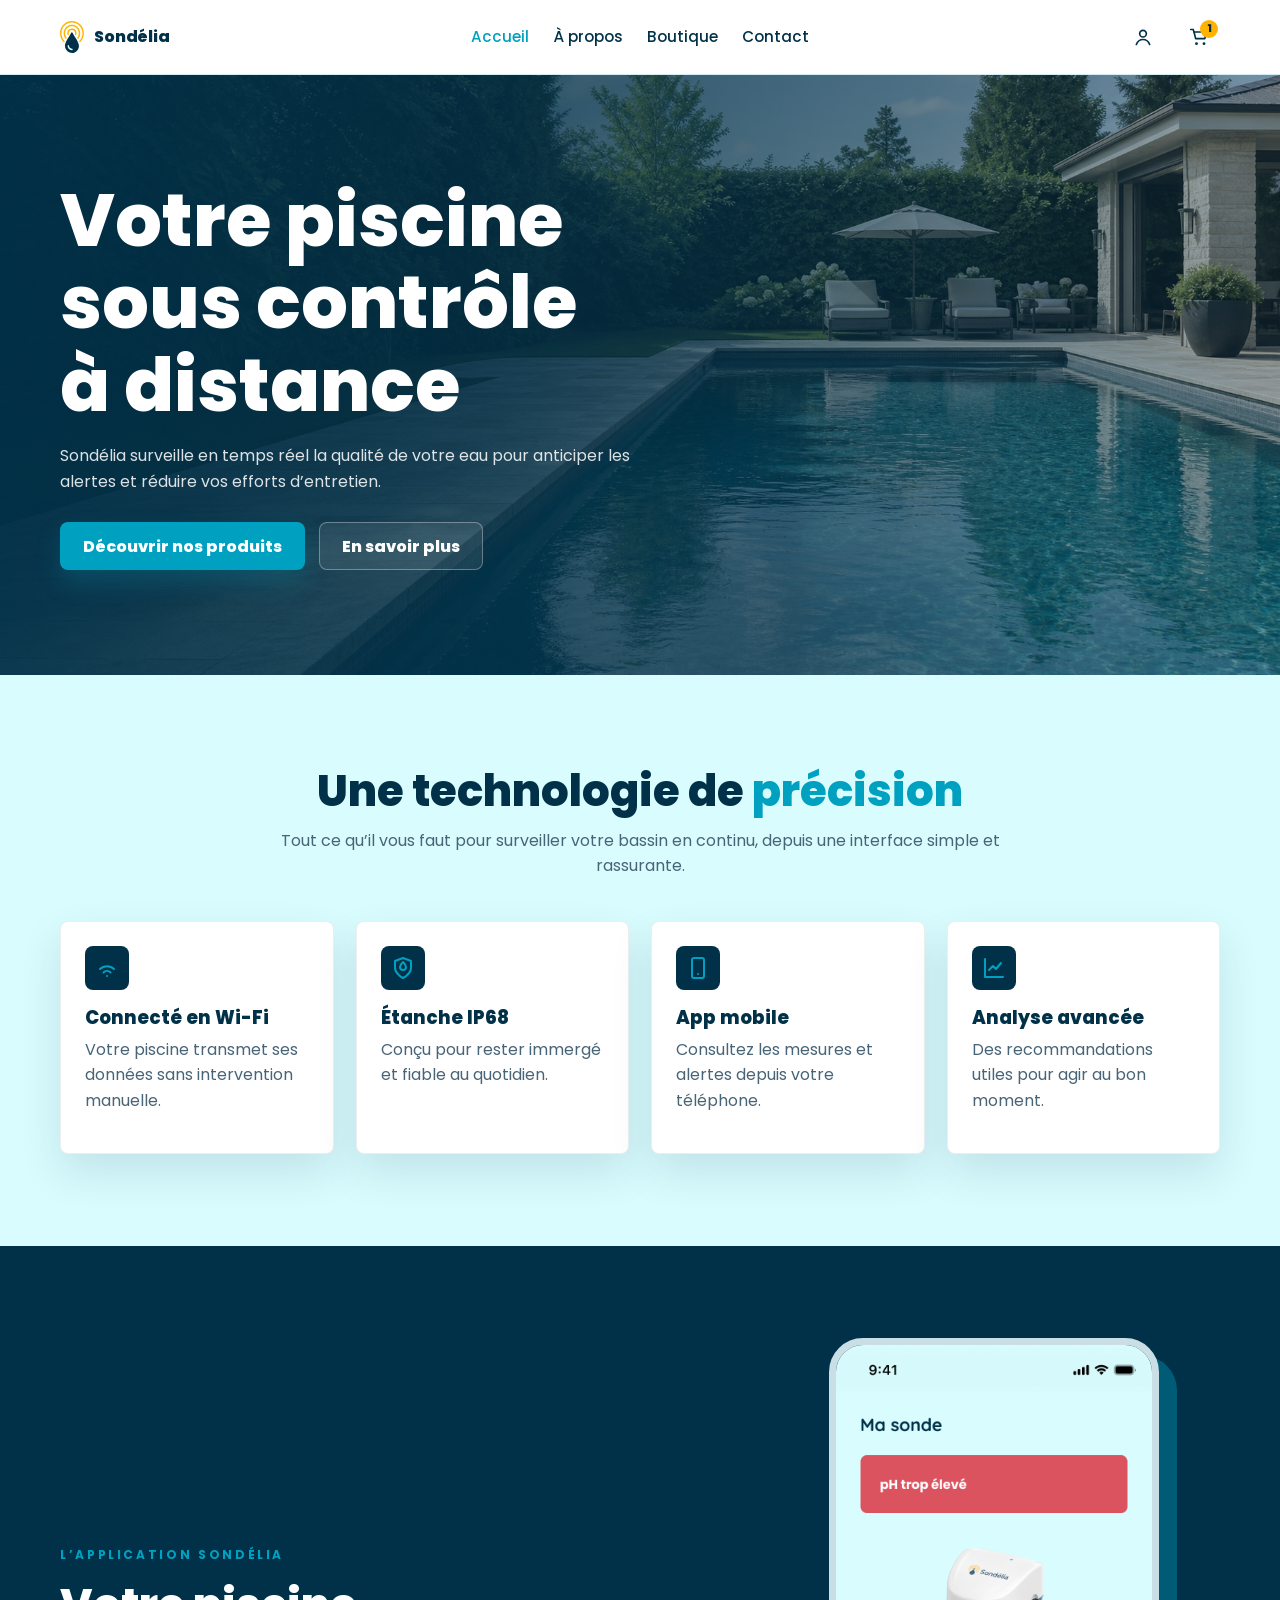
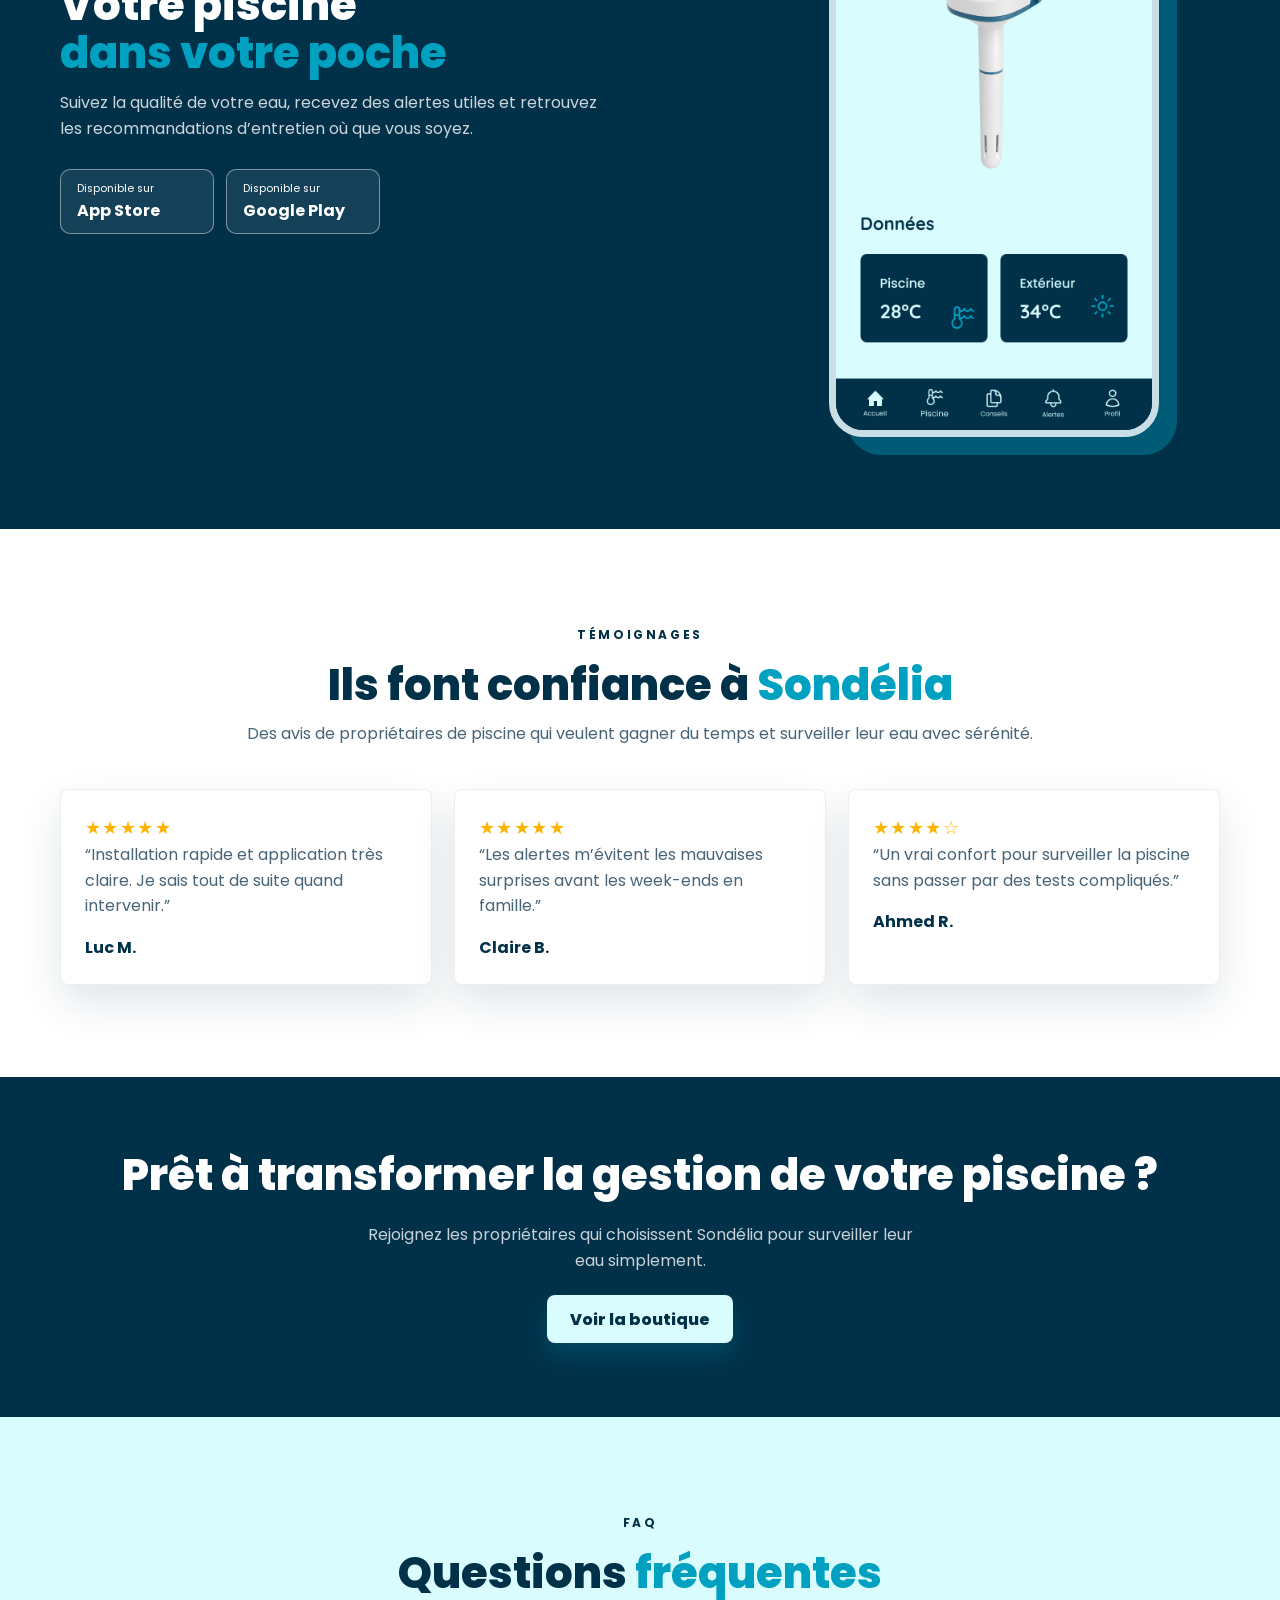
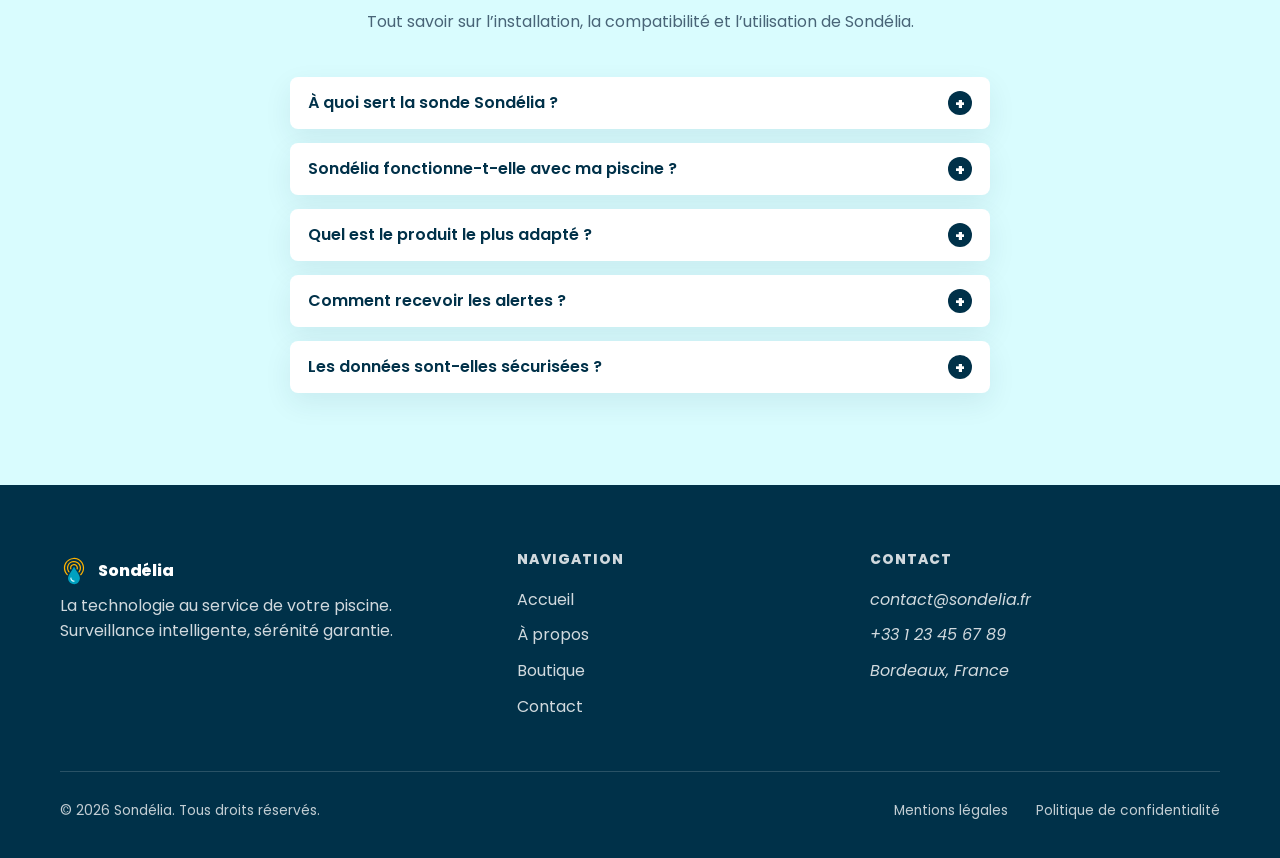
<file: index.html>
<!doctype html>
<html lang="fr">
<head>
  <meta charset="utf-8">
  <meta name="viewport" content="width=device-width, initial-scale=1">
  <meta name="description" content="Sondélia vous aide à suivre et optimiser la gestion de votre piscine à distance.">
  <title>Sondélia | Piscine connectée et responsable</title>
  <link rel="stylesheet" href="assets/styles.css?v=20260623-contact-app">
  <script src="assets/main.js?v=20260610-faq" defer></script>
</head>
<body>
  <a class="skip-link" href="#main">Aller au contenu</a>
  <header class="site-header">
    <nav class="navbar container" aria-label="Navigation principale">
      <a class="brand" href="index.html" aria-label="Sondélia - Accueil">
        <img src="assets/logo.svg" alt="">
        <span>Sondélia</span>
      </a>
      <button class="nav-toggle" type="button" aria-expanded="false" aria-controls="primary-navigation">
        <span class="sr-only">Ouvrir le menu</span>
        <span class="nav-toggle-bars" aria-hidden="true"><span></span><span></span><span></span></span>
      </button>
      <div class="nav-links" id="primary-navigation">
        <a href="index.html" aria-current="page">Accueil</a>
        <a href="a-propos.html">À propos</a>
        <a href="boutique.html">Boutique</a>
        <a href="contact.html">Contact</a>
      </div>
      <div class="header-actions" aria-label="Actions utilisateur">
        <a class="icon-button" href="compte.html" aria-label="Compte utilisateur">
          <svg aria-hidden="true" width="20" height="20" viewBox="0 0 24 24" fill="none"><circle cx="12" cy="8" r="4" stroke="currentColor" stroke-width="2"/><path d="M4 21C5.6 16.8 8.2 15 12 15C15.8 15 18.4 16.8 20 21" stroke="currentColor" stroke-width="2" stroke-linecap="round"/></svg>
        </a>
        <a class="icon-button" href="panier.html" aria-label="Panier">
          <svg aria-hidden="true" width="20" height="20" viewBox="0 0 24 24" fill="none"><path d="M6 6H21L19 14H8L6 6Z" stroke="currentColor" stroke-width="2" stroke-linejoin="round"/><path d="M6 6L5 3H2" stroke="currentColor" stroke-width="2" stroke-linecap="round"/><circle cx="9" cy="20" r="1.7" fill="currentColor"/><circle cx="18" cy="20" r="1.7" fill="currentColor"/></svg>
          <span class="cart-count" aria-live="polite">1</span>
        </a>
      </div>
    </nav>
  </header>

  <main id="main">
    <section class="hero-home" aria-labelledby="home-title">
      <div class="container hero-layout">
        <div class="hero-copy">
          <h1 id="home-title">Votre piscine<br>sous contrôle<br>à distance</h1>
          <p>Sondélia surveille en temps réel la qualité de votre eau pour anticiper les alertes et réduire vos efforts d’entretien.</p>
          <div class="hero-actions">
            <a class="btn btn-primary" href="boutique.html">Découvrir nos produits</a>
            <a class="btn btn-secondary" href="a-propos.html">En savoir plus</a>
          </div>
        </div>
      </div>
    </section>

    <section class="section section-frost" aria-labelledby="precision-title">
      <div class="container">
        <div class="section-heading center">
          <h2 id="precision-title">Une technologie de <span class="text-accent">précision</span></h2>
          <p>Tout ce qu’il vous faut pour surveiller votre bassin en continu, depuis une interface simple et rassurante.</p>
        </div>
        <div class="feature-grid">
          <article class="feature-card">
            <span class="icon-badge" aria-hidden="true">
              <svg viewBox="0 0 24 24" fill="none">
                <path d="M5 13a10 10 0 0 1 14 0"/>
                <path d="M8.5 16.5a5 5 0 0 1 7 0"/>
                <path d="M12 20h.01"/>
              </svg>
            </span>
            <h3>Connecté en Wi-Fi</h3>
            <p>Votre piscine transmet ses données sans intervention manuelle.</p>
          </article>
          <article class="feature-card">
            <span class="icon-badge" aria-hidden="true">
              <svg viewBox="0 0 24 24" fill="none">
                <path d="M12 22s8-4 8-10V5l-8-3-8 3v7c0 6 8 10 8 10Z"/>
                <path d="M12 14a3 3 0 0 0 3-3c0-2-3-5-3-5s-3 3-3 5a3 3 0 0 0 3 3Z"/>
              </svg>
            </span>
            <h3>Étanche IP68</h3>
            <p>Conçu pour rester immergé et fiable au quotidien.</p>
          </article>
          <article class="feature-card">
            <span class="icon-badge" aria-hidden="true">
              <svg viewBox="0 0 24 24" fill="none">
                <rect x="6" y="2" width="12" height="20" rx="2"/>
                <path d="M12 18h.01"/>
              </svg>
            </span>
            <h3>App mobile</h3>
            <p>Consultez les mesures et alertes depuis votre téléphone.</p>
          </article>
          <article class="feature-card">
            <span class="icon-badge" aria-hidden="true">
              <svg viewBox="0 0 24 24" fill="none">
                <path d="M3 3v18h18"/>
                <path d="m7 14 4-4 3 3 5-6"/>
              </svg>
            </span>
            <h3>Analyse avancée</h3>
            <p>Des recommandations utiles pour agir au bon moment.</p>
          </article>
        </div>
      </div>
    </section>

    <section class="section app-download-section" aria-labelledby="app-title">
      <div class="container app-download-layout">
        <div>
          <span class="eyebrow">L’application Sondélia</span>
          <h2 id="app-title">Votre piscine<br><span class="text-accent">dans votre poche</span></h2>
          <p>Suivez la qualité de votre eau, recevez des alertes utiles et retrouvez les recommandations d’entretien où que vous soyez.</p>
          <div class="app-store-links">
            <a class="store-badge" href="https://apps.apple.com/" target="_blank" rel="noopener"><span>Disponible sur</span><strong>App Store</strong></a>
            <a class="store-badge" href="https://play.google.com/store/apps" target="_blank" rel="noopener"><span>Disponible sur</span><strong>Google Play</strong></a>
          </div>
        </div>
        <div class="app-preview"><img src="assets/app-preview.png" alt="Aperçu de l’application Sondélia affichant une alerte de pH et les données de la piscine"></div>
      </div>
    </section>

    <section class="section section-soft testimonials-section" aria-labelledby="reviews-title">
      <div class="container">
        <div class="section-heading center">
          <span class="eyebrow">Témoignages</span>
          <h2 id="reviews-title">Ils font confiance à <span class="text-accent">Sondélia</span></h2>
          <p>Des avis de propriétaires de piscine qui veulent gagner du temps et surveiller leur eau avec sérénité.</p>
        </div>
        <div class="review-grid">
          <article class="review-card">
            <div class="stars" aria-label="5 étoiles">★★★★★</div>
            <p>“Installation rapide et application très claire. Je sais tout de suite quand intervenir.”</p>
            <strong>Luc M.</strong>
          </article>
          <article class="review-card">
            <div class="stars" aria-label="5 étoiles">★★★★★</div>
            <p>“Les alertes m’évitent les mauvaises surprises avant les week-ends en famille.”</p>
            <strong>Claire B.</strong>
          </article>
          <article class="review-card">
            <div class="stars" aria-label="4 étoiles sur 5">★★★★☆</div>
            <p>“Un vrai confort pour surveiller la piscine sans passer par des tests compliqués.”</p>
            <strong>Ahmed R.</strong>
          </article>
        </div>
      </div>
    </section>

    <section class="cta-band" aria-labelledby="cta-title">
      <div class="container">
        <h2 id="cta-title">Prêt à transformer la gestion de votre piscine ?</h2>
        <p>Rejoignez les propriétaires qui choisissent Sondélia pour surveiller leur eau simplement.</p>
        <a class="btn btn-light" href="boutique.html">Voir la boutique</a>
      </div>
    </section>

    <section class="section section-frost faq-section" aria-labelledby="faq-title">
      <div class="container">
        <div class="section-heading center">
          <span class="eyebrow">FAQ</span>
          <h2 id="faq-title">Questions <span class="text-accent">fréquentes</span></h2>
          <p>Tout savoir sur l’installation, la compatibilité et l’utilisation de Sondélia.</p>
        </div>
        <div class="faq-list">
          <div class="faq-item">
            <button class="faq-question" type="button" aria-expanded="false" aria-controls="faq-answer-sonde" data-faq-toggle>
              <span>À quoi sert la sonde Sondélia ?</span>
              <span class="faq-toggle" aria-hidden="true">+</span>
            </button>
            <div class="faq-answer" id="faq-answer-sonde" hidden>
              <p>Elle mesure les informations clés de votre bassin pour vous aider à suivre la qualité de l’eau et intervenir au bon moment.</p>
            </div>
          </div>
          <div class="faq-item">
            <button class="faq-question" type="button" aria-expanded="false" aria-controls="faq-answer-compatibilite" data-faq-toggle>
              <span>Sondélia fonctionne-t-elle avec ma piscine ?</span>
              <span class="faq-toggle" aria-hidden="true">+</span>
            </button>
            <div class="faq-answer" id="faq-answer-compatibilite" hidden>
              <p>Oui, Sondélia est pensée pour s’adapter aux piscines familiales, qu’elles soient enterrées ou hors-sol.</p>
            </div>
          </div>
          <div class="faq-item">
            <button class="faq-question" type="button" aria-expanded="false" aria-controls="faq-answer-produit" data-faq-toggle>
              <span>Quel est le produit le plus adapté ?</span>
              <span class="faq-toggle" aria-hidden="true">+</span>
            </button>
            <div class="faq-answer" id="faq-answer-produit" hidden>
              <p>La sonde convient pour un suivi complet, tandis que le capteur est idéal pour une surveillance plus simple au quotidien.</p>
            </div>
          </div>
          <div class="faq-item">
            <button class="faq-question" type="button" aria-expanded="false" aria-controls="faq-answer-alertes" data-faq-toggle>
              <span>Comment recevoir les alertes ?</span>
              <span class="faq-toggle" aria-hidden="true">+</span>
            </button>
            <div class="faq-answer" id="faq-answer-alertes" hidden>
              <p>Les alertes apparaissent dans l’application mobile pour vous prévenir rapidement lorsqu’une action est recommandée.</p>
            </div>
          </div>
          <div class="faq-item">
            <button class="faq-question" type="button" aria-expanded="false" aria-controls="faq-answer-donnees" data-faq-toggle>
              <span>Les données sont-elles sécurisées ?</span>
              <span class="faq-toggle" aria-hidden="true">+</span>
            </button>
            <div class="faq-answer" id="faq-answer-donnees" hidden>
              <p>Oui, les données sont utilisées uniquement pour le suivi de votre piscine et restent associées à votre espace utilisateur.</p>
            </div>
          </div>
        </div>
      </div>
    </section>
  </main>

  <footer class="site-footer">
    <div class="container footer-grid">
      <div>
        <a class="footer-brand" href="index.html" aria-label="Sondélia - Accueil">
          <img src="assets/logo-clair.svg" alt="">
          <span>Sondélia</span>
        </a>
        <p>La technologie au service de votre piscine. Surveillance intelligente, sérénité garantie.</p>
      </div>
      <nav aria-label="Navigation pied de page">
        <p class="footer-title">Navigation</p>
        <div class="footer-nav">
          <a href="index.html">Accueil</a>
          <a href="a-propos.html">À propos</a>
          <a href="boutique.html">Boutique</a>
          <a href="contact.html">Contact</a>
        </div>
      </nav>
      <div>
        <p class="footer-title">Contact</p>
        <address class="footer-contact">
          <a href="mailto:contact@sondelia.fr">contact@sondelia.fr</a>
          <a href="tel:+33123456789">+33 1 23 45 67 89</a>
          <span>Bordeaux, France</span>
        </address>
      </div>
    </div>
    <div class="container footer-bottom">
      <p>© 2026 Sondélia. Tous droits réservés.</p>
      <div class="footer-legal">
        <a href="#">Mentions légales</a>
        <a href="#">Politique de confidentialité</a>
      </div>
    </div>
  </footer>
</body>
</html>
</file>
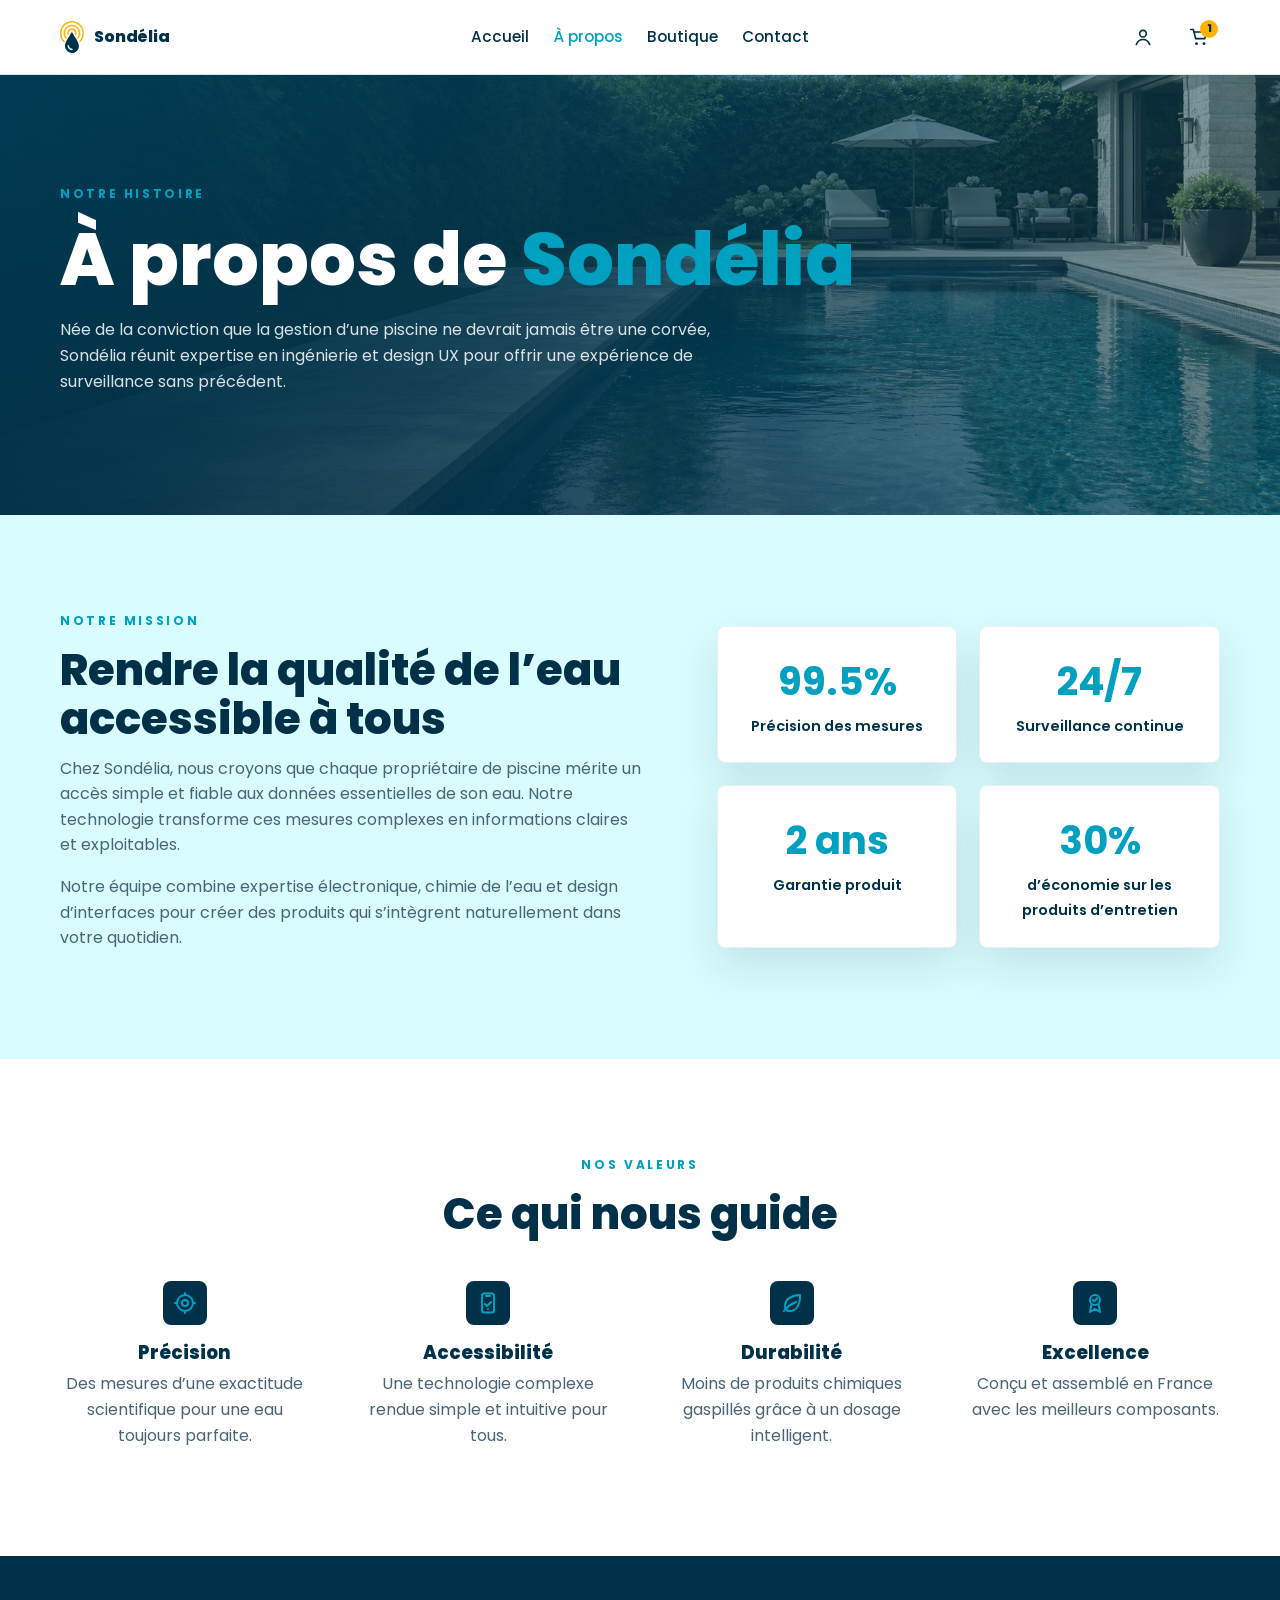
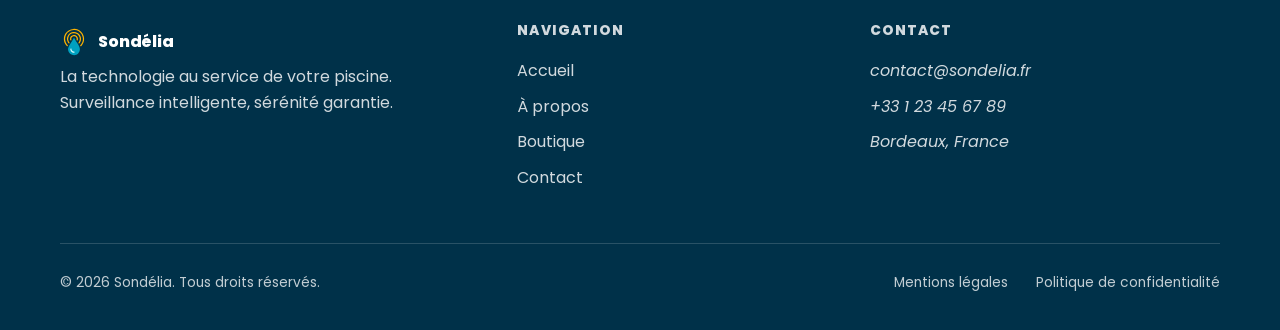
<file: a-propos.html>
<!doctype html>
<html lang="fr">
<head>
  <meta charset="utf-8">
  <meta name="viewport" content="width=device-width, initial-scale=1">
  <meta name="description" content="Découvrez la mission et les valeurs de Sondélia.">
  <title>À propos | Sondélia</title>
  <link rel="stylesheet" href="assets/styles.css?v=20260623-app-and-media">
  <script src="assets/main.js" defer></script>
</head>
<body>
  <a class="skip-link" href="#main">Aller au contenu</a>
  <header class="site-header">
    <nav class="navbar container" aria-label="Navigation principale">
      <a class="brand" href="index.html"><img src="assets/logo.svg" alt=""><span>Sondélia</span></a>
      <button class="nav-toggle" type="button" aria-expanded="false" aria-controls="primary-navigation"><span class="sr-only">Ouvrir le menu</span><span class="nav-toggle-bars" aria-hidden="true"><span></span><span></span><span></span></span></button>
      <div class="nav-links" id="primary-navigation">
        <a href="index.html">Accueil</a><a href="a-propos.html" aria-current="page">À propos</a><a href="boutique.html">Boutique</a><a href="contact.html">Contact</a>
      </div>
      <div class="header-actions">
        <a class="icon-button" href="compte.html" aria-label="Compte utilisateur"><svg aria-hidden="true" width="20" height="20" viewBox="0 0 24 24" fill="none"><circle cx="12" cy="8" r="4" stroke="currentColor" stroke-width="2"/><path d="M4 21C5.6 16.8 8.2 15 12 15C15.8 15 18.4 16.8 20 21" stroke="currentColor" stroke-width="2" stroke-linecap="round"/></svg></a>
        <a class="icon-button" href="panier.html" aria-label="Panier"><svg aria-hidden="true" width="20" height="20" viewBox="0 0 24 24" fill="none"><path d="M6 6H21L19 14H8L6 6Z" stroke="currentColor" stroke-width="2" stroke-linejoin="round"/><path d="M6 6L5 3H2" stroke="currentColor" stroke-width="2" stroke-linecap="round"/><circle cx="9" cy="20" r="1.7" fill="currentColor"/><circle cx="18" cy="20" r="1.7" fill="currentColor"/></svg><span class="cart-count" aria-live="polite">1</span></a>
      </div>
    </nav>
  </header>

  <main id="main">
    <section class="hero-about" aria-labelledby="about-title">
      <div class="container">
        <span class="eyebrow">Notre histoire</span>
        <h1 id="about-title">À propos de <span class="text-accent">Sondélia</span></h1>
        <p>Née de la conviction que la gestion d’une piscine ne devrait jamais être une corvée, Sondélia réunit expertise en ingénierie et design UX pour offrir une expérience de surveillance sans précédent.</p>
      </div>
    </section>

    <section class="section section-frost" aria-labelledby="mission-title">
      <div class="container mission-layout">
        <div class="mission-copy">
          <span class="eyebrow">Notre mission</span>
          <h2 id="mission-title">Rendre la qualité de l’eau accessible à tous</h2>
          <p>Chez Sondélia, nous croyons que chaque propriétaire de piscine mérite un accès simple et fiable aux données essentielles de son eau. Notre technologie transforme ces mesures complexes en informations claires et exploitables.</p>
          <p>Notre équipe combine expertise électronique, chimie de l’eau et design d’interfaces pour créer des produits qui s’intègrent naturellement dans votre quotidien.</p>
        </div>
        <div class="stats-grid" aria-label="Chiffres clés">
          <article class="stat-card"><strong>99.5%</strong><span>Précision des mesures</span></article>
          <article class="stat-card"><strong>24/7</strong><span>Surveillance continue</span></article>
          <article class="stat-card"><strong>2 ans</strong><span>Garantie produit</span></article>
          <article class="stat-card"><strong>30%</strong><span>d’économie sur les produits d’entretien</span></article>
        </div>
      </div>
    </section>

    <section class="section section-soft" aria-labelledby="values-title">
      <div class="container">
        <div class="section-heading center">
          <span class="eyebrow">Nos valeurs</span>
          <h2 id="values-title">Ce qui nous guide</h2>
        </div>
        <div class="values-strip">
          <article class="value-item"><span class="icon-badge" aria-hidden="true"><svg viewBox="0 0 24 24" fill="none"><circle cx="12" cy="12" r="8"/><circle cx="12" cy="12" r="3"/><path d="M12 4V2M20 12h2M12 20v2M2 12h2"/></svg></span><h3>Précision</h3><p>Des mesures d’une exactitude scientifique pour une eau toujours parfaite.</p></article>
          <article class="value-item"><span class="icon-badge" aria-hidden="true"><svg viewBox="0 0 24 24" fill="none"><rect x="6" y="2.5" width="12" height="19" rx="2"/><path d="M10 5h4M12 18h.01"/><path d="m9 13 2 2 4-4"/></svg></span><h3>Accessibilité</h3><p>Une technologie complexe rendue simple et intuitive pour tous.</p></article>
          <article class="value-item"><span class="icon-badge" aria-hidden="true"><svg viewBox="0 0 24 24" fill="none"><path d="M20 4C12 4 5 8 5 15c0 3 2 5 5 5 7 0 10-7 10-16Z"/><path d="M4 20c3-4 7-7 12-9"/></svg></span><h3>Durabilité</h3><p>Moins de produits chimiques gaspillés grâce à un dosage intelligent.</p></article>
          <article class="value-item"><span class="icon-badge" aria-hidden="true"><svg viewBox="0 0 24 24" fill="none"><circle cx="12" cy="9" r="5"/><path d="m8.5 13-1.5 8 5-3 5 3-1.5-8"/><path d="m10 9 1.3 1.3L14.5 7"/></svg></span><h3>Excellence</h3><p>Conçu et assemblé en France avec les meilleurs composants.</p></article>
        </div>
      </div>
    </section>
  </main>

  <footer class="site-footer">
    <div class="container footer-grid">
      <div><a class="footer-brand" href="index.html"><img src="assets/logo-clair.svg" alt=""><span>Sondélia</span></a><p>La technologie au service de votre piscine. Surveillance intelligente, sérénité garantie.</p></div>
      <nav aria-label="Navigation pied de page"><p class="footer-title">Navigation</p><div class="footer-nav"><a href="index.html">Accueil</a><a href="a-propos.html">À propos</a><a href="boutique.html">Boutique</a><a href="contact.html">Contact</a></div></nav>
      <div><p class="footer-title">Contact</p><address class="footer-contact"><a href="mailto:contact@sondelia.fr">contact@sondelia.fr</a><a href="tel:+33123456789">+33 1 23 45 67 89</a><span>Bordeaux, France</span></address></div>
    </div>
    <div class="container footer-bottom"><p>© 2026 Sondélia. Tous droits réservés.</p><div class="footer-legal"><a href="#">Mentions légales</a><a href="#">Politique de confidentialité</a></div></div>
  </footer>
</body>
</html>
</file>
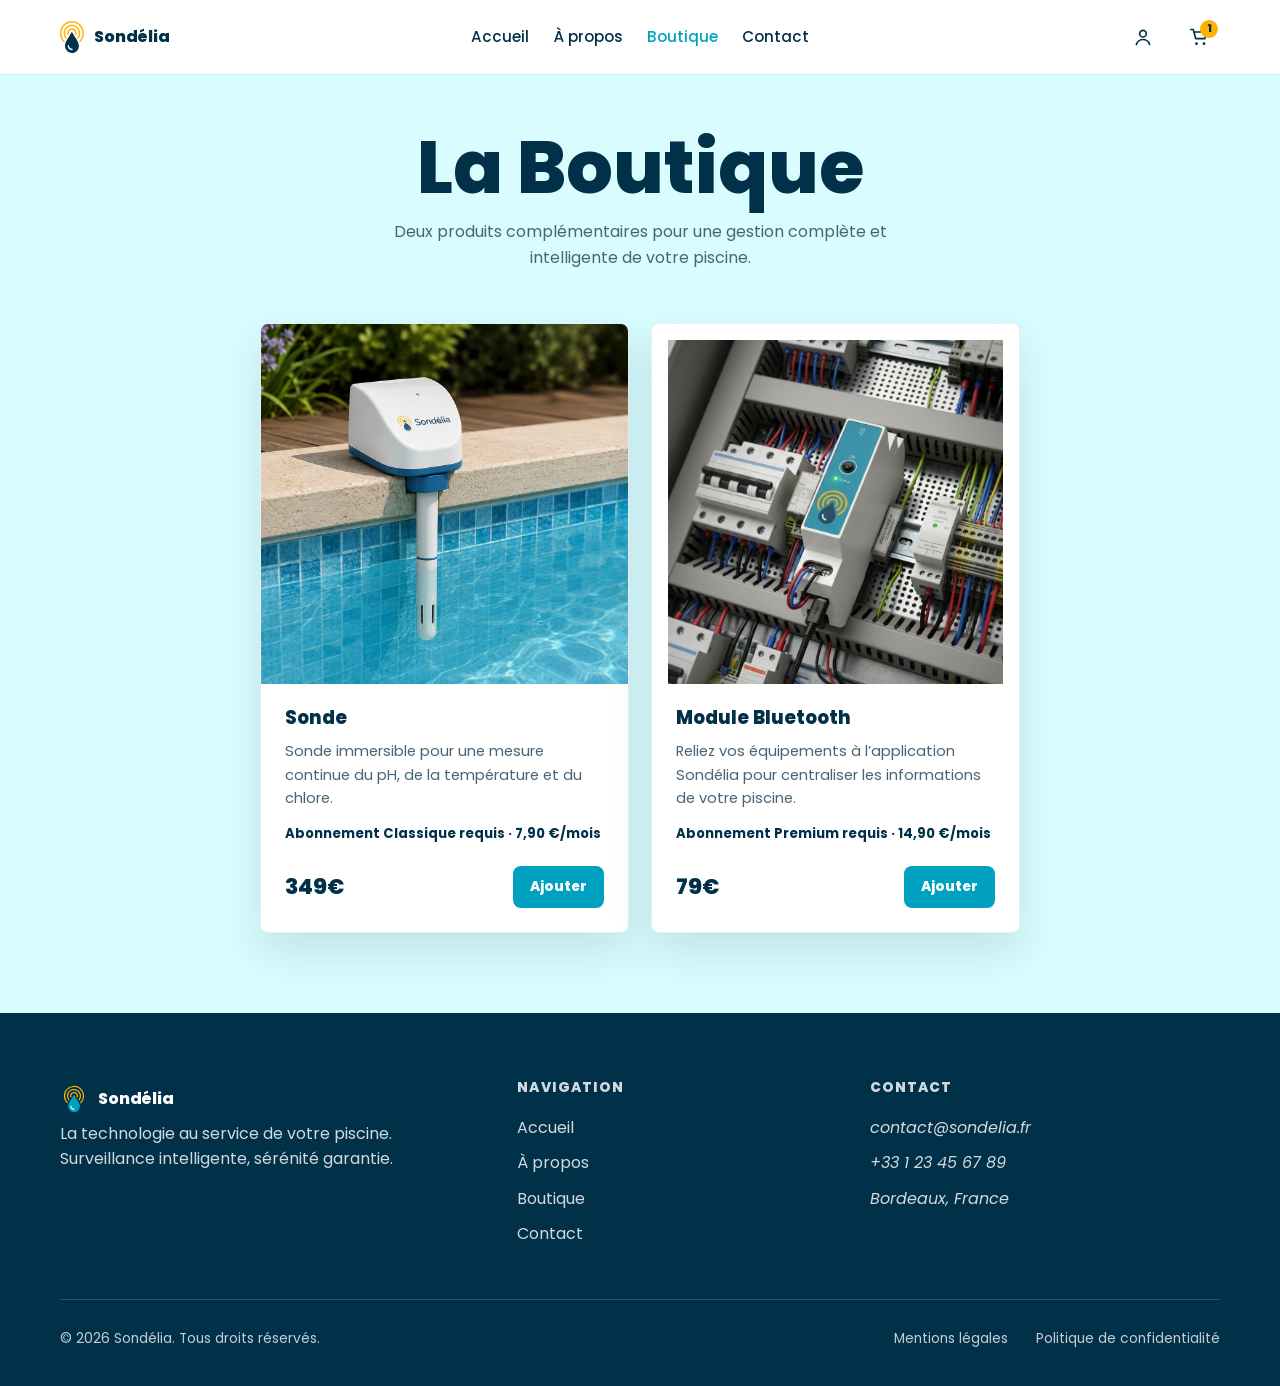
<file: boutique.html>
<!doctype html>
<html lang="fr">
<head>
  <meta charset="utf-8">
  <meta name="viewport" content="width=device-width, initial-scale=1">
  <meta name="description" content="Boutique Sondélia : sonde et module Bluetooth connectés pour piscine.">
  <title>Boutique | Sondélia</title>
  <link rel="stylesheet" href="assets/styles.css?v=20260623-boutique-image">
  <script src="assets/main.js" defer></script>
</head>
<body>
  <a class="skip-link" href="#main">Aller au contenu</a>
  <header class="site-header">
    <nav class="navbar container" aria-label="Navigation principale">
      <a class="brand" href="index.html"><img src="assets/logo.svg" alt=""><span>Sondélia</span></a>
      <button class="nav-toggle" type="button" aria-expanded="false" aria-controls="primary-navigation"><span class="sr-only">Ouvrir le menu</span><span class="nav-toggle-bars" aria-hidden="true"><span></span><span></span><span></span></span></button>
      <div class="nav-links" id="primary-navigation"><a href="index.html">Accueil</a><a href="a-propos.html">À propos</a><a href="boutique.html" aria-current="page">Boutique</a><a href="contact.html">Contact</a></div>
      <div class="header-actions"><a class="icon-button" href="compte.html" aria-label="Compte utilisateur"><svg aria-hidden="true" width="20" height="20" viewBox="0 0 24 24" fill="none"><circle cx="12" cy="8" r="4" stroke="currentColor" stroke-width="2"/><path d="M4 21C5.6 16.8 8.2 15 12 15C15.8 15 18.4 16.8 20 21" stroke="currentColor" stroke-width="2" stroke-linecap="round"/></svg></a><a class="icon-button" href="panier.html" aria-label="Panier"><svg aria-hidden="true" width="20" height="20" viewBox="0 0 24 24" fill="none"><path d="M6 6H21L19 14H8L6 6Z" stroke="currentColor" stroke-width="2" stroke-linejoin="round"/><path d="M6 6L5 3H2" stroke="currentColor" stroke-width="2" stroke-linecap="round"/><circle cx="9" cy="20" r="1.7" fill="currentColor"/><circle cx="18" cy="20" r="1.7" fill="currentColor"/></svg><span class="cart-count" aria-live="polite">1</span></a></div>
    </nav>
  </header>

  <main id="main" class="page-frost">
    <section class="page-intro" aria-labelledby="shop-title">
      <div class="container">
        <h1 id="shop-title">La Boutique</h1>
        <p>Deux produits complémentaires pour une gestion complète et intelligente de votre piscine.</p>
      </div>
    </section>
    <section class="store-section" aria-label="Produits Sondélia">
      <div class="container product-grid">
        <article class="product-card">
          <a class="product-image" href="produit-sonde.html"><img src="assets/sonde-pro-piscine.png" alt="Sonde Sondélia installée au bord d'une piscine"></a>
          <div class="product-content">
            <h2>Sonde</h2>
            <p>Sonde immersible pour une mesure continue du pH, de la température et du chlore.</p>
            <p class="product-subscription">Abonnement Classique requis · 7,90 €/mois</p>
            <div class="product-footer"><span class="price">349€</span><button class="btn mini-cart-btn" type="button" data-cart="Sonde">Ajouter</button></div>
          </div>
        </article>
        <article class="product-card">
          <a class="product-image" href="produit-capteur.html"><img class="product-image--contain" src="assets/module-bluetooth-installed.png" alt="Module Bluetooth Sondélia installé dans un coffret électrique"></a>
          <div class="product-content">
            <h2>Module Bluetooth</h2>
            <p>Reliez vos équipements à l’application Sondélia pour centraliser les informations de votre piscine.</p>
            <p class="product-subscription">Abonnement Premium requis · 14,90 €/mois</p>
            <div class="product-footer"><span class="price">79€</span><button class="btn mini-cart-btn" type="button" data-cart="Module Bluetooth">Ajouter</button></div>
          </div>
        </article>
      </div>
    </section>
  </main>

  <footer class="site-footer">
    <div class="container footer-grid">
      <div><a class="footer-brand" href="index.html"><img src="assets/logo-clair.svg" alt=""><span>Sondélia</span></a><p>La technologie au service de votre piscine. Surveillance intelligente, sérénité garantie.</p></div>
      <nav aria-label="Navigation pied de page"><p class="footer-title">Navigation</p><div class="footer-nav"><a href="index.html">Accueil</a><a href="a-propos.html">À propos</a><a href="boutique.html">Boutique</a><a href="contact.html">Contact</a></div></nav>
      <div><p class="footer-title">Contact</p><address class="footer-contact"><a href="mailto:contact@sondelia.fr">contact@sondelia.fr</a><a href="tel:+33123456789">+33 1 23 45 67 89</a><span>Bordeaux, France</span></address></div>
    </div>
    <div class="container footer-bottom"><p>© 2026 Sondélia. Tous droits réservés.</p><div class="footer-legal"><a href="#">Mentions légales</a><a href="#">Politique de confidentialité</a></div></div>
  </footer>
</body>
</html>
</file>
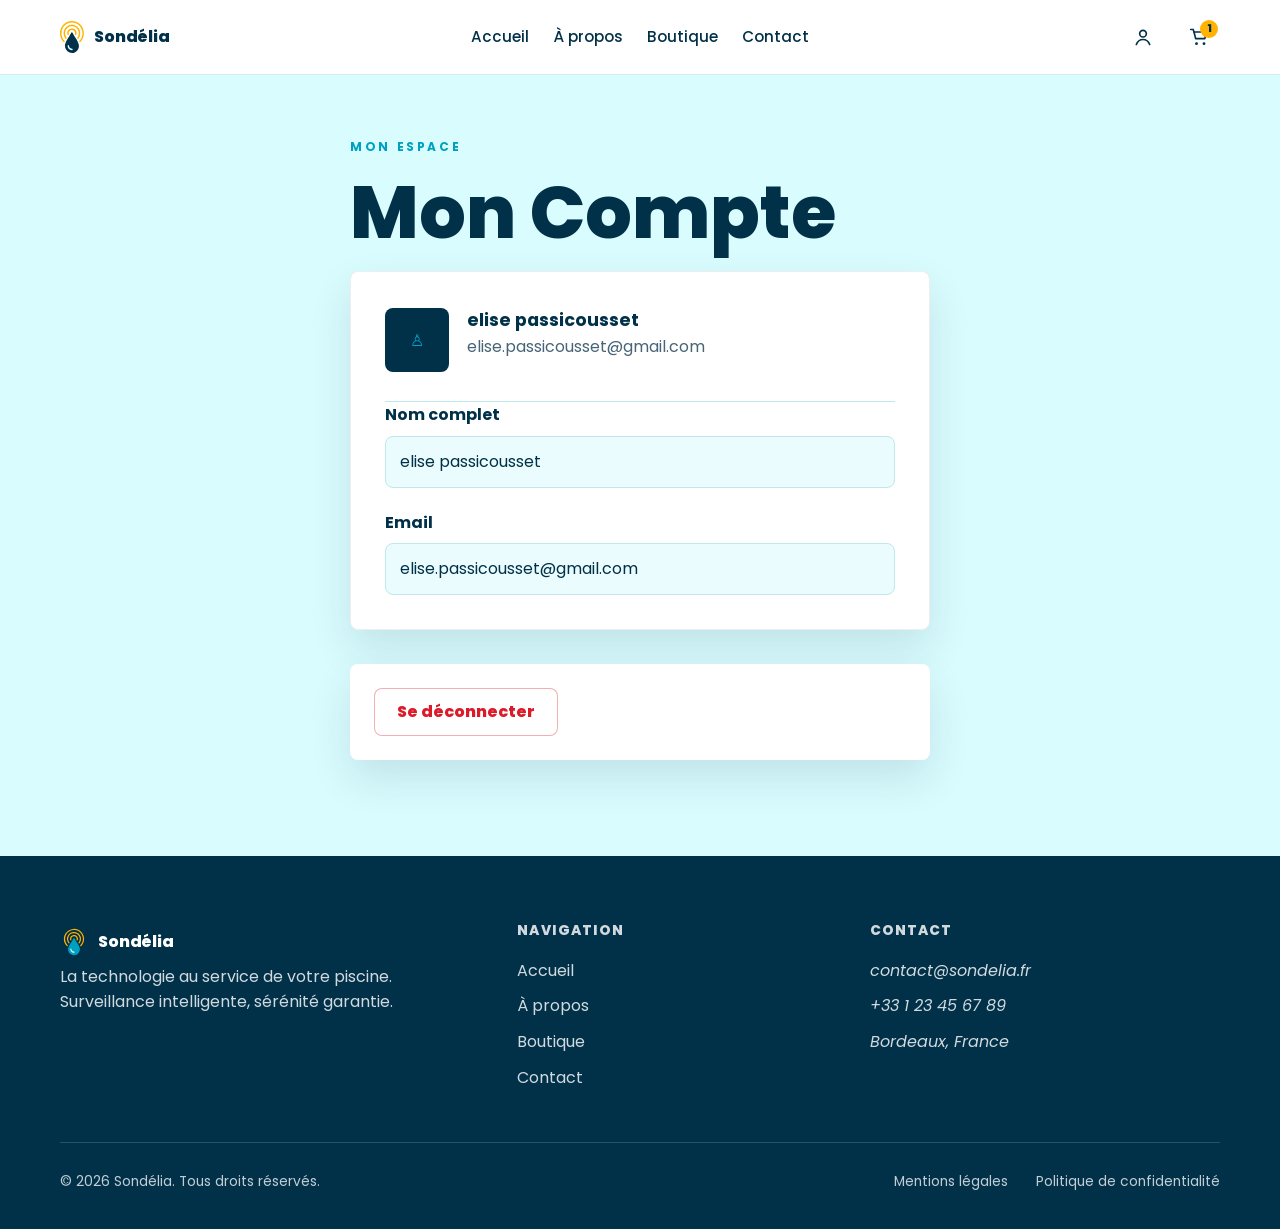
<file: compte.html>
<!doctype html>
<html lang="fr">
<head>
  <meta charset="utf-8">
  <meta name="viewport" content="width=device-width, initial-scale=1">
  <meta name="description" content="Espace compte Sondélia.">
  <title>Mon compte | Sondélia</title>
  <link rel="stylesheet" href="assets/styles.css?v=20260610-maquettes">
  <script src="assets/main.js" defer></script>
</head>
<body>
  <a class="skip-link" href="#main">Aller au contenu</a>
  <header class="site-header">
    <nav class="navbar container" aria-label="Navigation principale">
      <a class="brand" href="index.html"><img src="assets/logo.svg" alt=""><span>Sondélia</span></a>
      <button class="nav-toggle" type="button" aria-expanded="false" aria-controls="primary-navigation"><span class="sr-only">Ouvrir le menu</span><span class="nav-toggle-bars" aria-hidden="true"><span></span><span></span><span></span></span></button>
      <div class="nav-links" id="primary-navigation"><a href="index.html">Accueil</a><a href="a-propos.html">À propos</a><a href="boutique.html">Boutique</a><a href="contact.html">Contact</a></div>
      <div class="header-actions"><a class="icon-button" href="compte.html" aria-label="Compte utilisateur"><svg aria-hidden="true" width="20" height="20" viewBox="0 0 24 24" fill="none"><circle cx="12" cy="8" r="4" stroke="currentColor" stroke-width="2"/><path d="M4 21C5.6 16.8 8.2 15 12 15C15.8 15 18.4 16.8 20 21" stroke="currentColor" stroke-width="2" stroke-linecap="round"/></svg></a><a class="icon-button" href="panier.html" aria-label="Panier"><svg aria-hidden="true" width="20" height="20" viewBox="0 0 24 24" fill="none"><path d="M6 6H21L19 14H8L6 6Z" stroke="currentColor" stroke-width="2" stroke-linejoin="round"/><path d="M6 6L5 3H2" stroke="currentColor" stroke-width="2" stroke-linecap="round"/><circle cx="9" cy="20" r="1.7" fill="currentColor"/><circle cx="18" cy="20" r="1.7" fill="currentColor"/></svg><span class="cart-count" aria-live="polite">1</span></a></div>
    </nav>
  </header>

  <main id="main" class="page-frost">
    <section class="account-section">
      <div class="container account-wrap">
        <span class="eyebrow">Mon espace</span>
        <h1>Mon Compte</h1>
        <div class="account-card">
          <div class="profile-head">
            <span class="profile-icon" aria-hidden="true">♙</span>
            <div><strong>elise passicousset</strong><p>elise.passicousset@gmail.com</p></div>
          </div>
          <div class="form-grid">
            <div class="field full"><label for="name">Nom complet</label><input id="name" value="elise passicousset" readonly></div>
            <div class="field full"><label for="mail">Email</label><input id="mail" value="elise.passicousset@gmail.com" readonly></div>
          </div>
        </div>
        <div class="logout-panel"><button class="btn btn-outline-danger" type="button">Se déconnecter</button></div>
      </div>
    </section>
  </main>

  <footer class="site-footer">
    <div class="container footer-grid">
      <div><a class="footer-brand" href="index.html"><img src="assets/logo-clair.svg" alt=""><span>Sondélia</span></a><p>La technologie au service de votre piscine. Surveillance intelligente, sérénité garantie.</p></div>
      <nav aria-label="Navigation pied de page"><p class="footer-title">Navigation</p><div class="footer-nav"><a href="index.html">Accueil</a><a href="a-propos.html">À propos</a><a href="boutique.html">Boutique</a><a href="contact.html">Contact</a></div></nav>
      <div><p class="footer-title">Contact</p><address class="footer-contact"><a href="mailto:contact@sondelia.fr">contact@sondelia.fr</a><a href="tel:+33123456789">+33 1 23 45 67 89</a><span>Bordeaux, France</span></address></div>
    </div>
    <div class="container footer-bottom"><p>© 2026 Sondélia. Tous droits réservés.</p><div class="footer-legal"><a href="#">Mentions légales</a><a href="#">Politique de confidentialité</a></div></div>
  </footer>
</body>
</html>
</file>
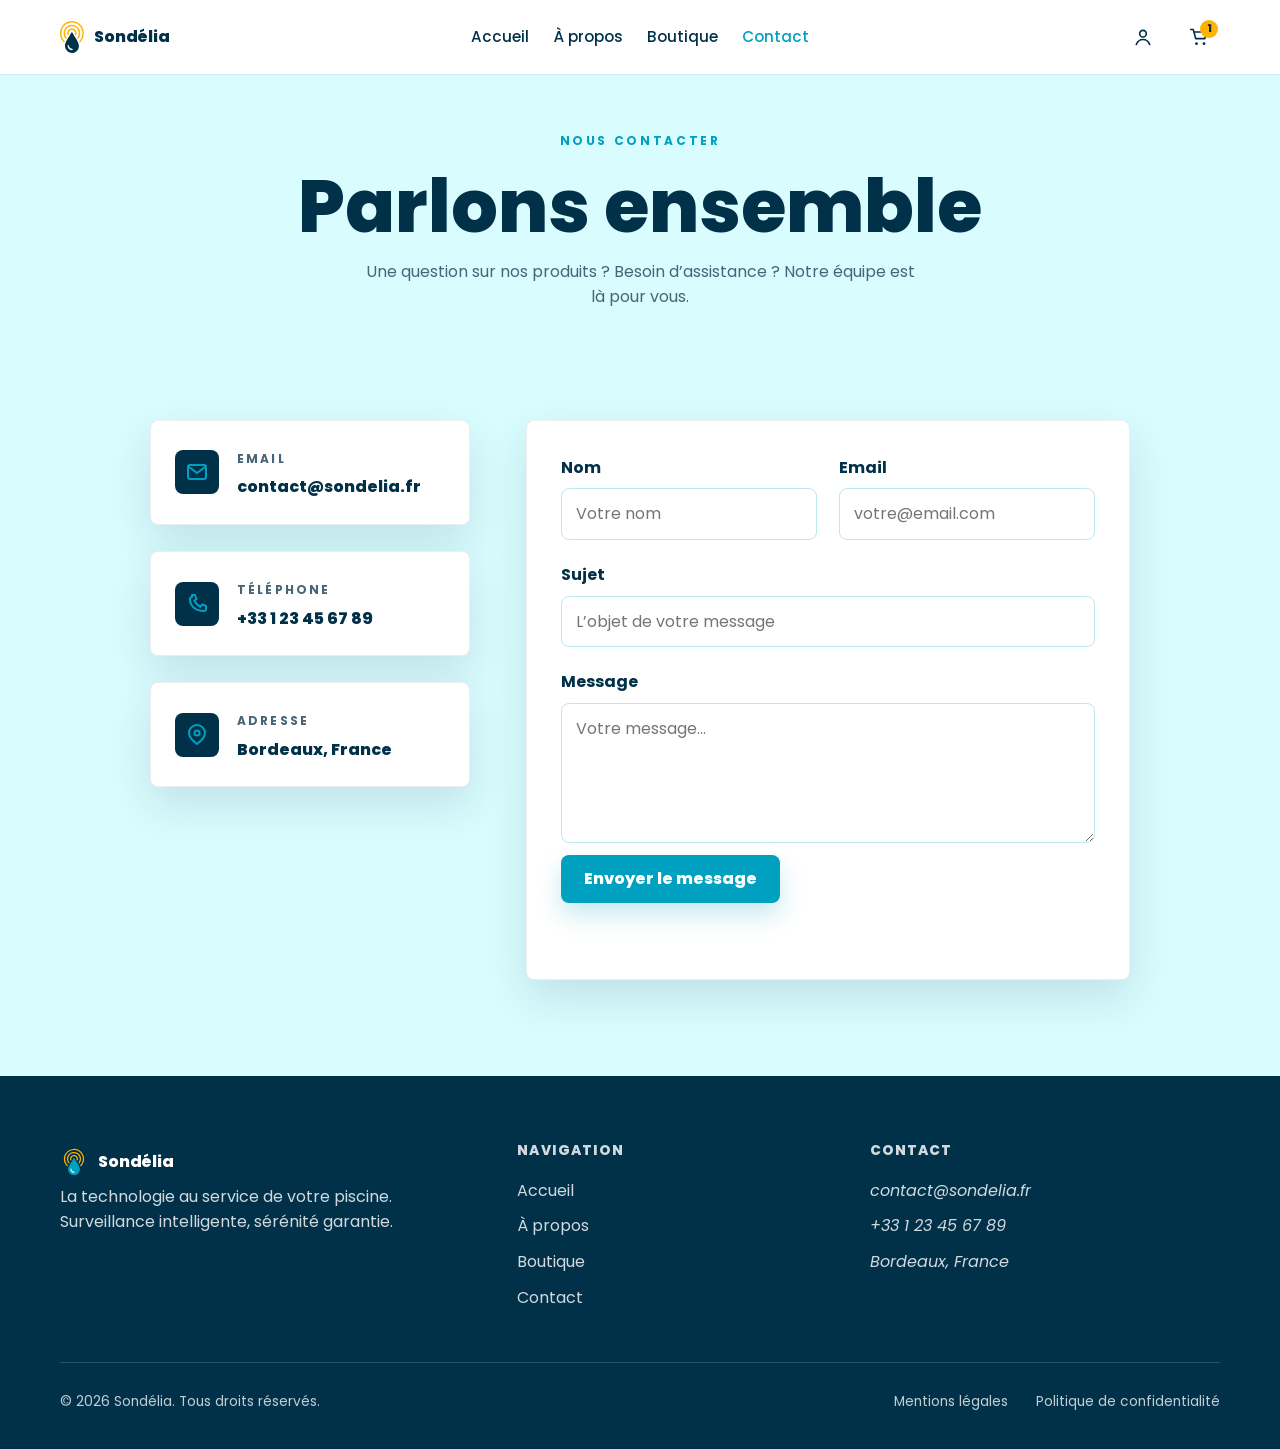
<file: contact.html>
<!doctype html>
<html lang="fr">
<head>
  <meta charset="utf-8">
  <meta name="viewport" content="width=device-width, initial-scale=1">
  <meta name="description" content="Contactez l’équipe Sondélia.">
  <title>Contact | Sondélia</title>
  <link rel="stylesheet" href="assets/styles.css?v=20260623-contact-app">
  <script src="assets/main.js" defer></script>
</head>
<body>
  <a class="skip-link" href="#main">Aller au contenu</a>
  <header class="site-header">
    <nav class="navbar container" aria-label="Navigation principale">
      <a class="brand" href="index.html"><img src="assets/logo.svg" alt=""><span>Sondélia</span></a>
      <button class="nav-toggle" type="button" aria-expanded="false" aria-controls="primary-navigation"><span class="sr-only">Ouvrir le menu</span><span class="nav-toggle-bars" aria-hidden="true"><span></span><span></span><span></span></span></button>
      <div class="nav-links" id="primary-navigation"><a href="index.html">Accueil</a><a href="a-propos.html">À propos</a><a href="boutique.html">Boutique</a><a href="contact.html" aria-current="page">Contact</a></div>
      <div class="header-actions"><a class="icon-button" href="compte.html" aria-label="Compte utilisateur"><svg aria-hidden="true" width="20" height="20" viewBox="0 0 24 24" fill="none"><circle cx="12" cy="8" r="4" stroke="currentColor" stroke-width="2"/><path d="M4 21C5.6 16.8 8.2 15 12 15C15.8 15 18.4 16.8 20 21" stroke="currentColor" stroke-width="2" stroke-linecap="round"/></svg></a><a class="icon-button" href="panier.html" aria-label="Panier"><svg aria-hidden="true" width="20" height="20" viewBox="0 0 24 24" fill="none"><path d="M6 6H21L19 14H8L6 6Z" stroke="currentColor" stroke-width="2" stroke-linejoin="round"/><path d="M6 6L5 3H2" stroke="currentColor" stroke-width="2" stroke-linecap="round"/><circle cx="9" cy="20" r="1.7" fill="currentColor"/><circle cx="18" cy="20" r="1.7" fill="currentColor"/></svg><span class="cart-count" aria-live="polite">1</span></a></div>
    </nav>
  </header>

  <main id="main" class="page-frost">
    <section class="page-intro" aria-labelledby="contact-title">
      <div class="container">
        <span class="eyebrow">Nous contacter</span>
        <h1 id="contact-title">Parlons ensemble</h1>
        <p>Une question sur nos produits ? Besoin d’assistance ? Notre équipe est là pour vous.</p>
      </div>
    </section>
    <section class="contact-section" aria-label="Coordonnées et formulaire">
      <div class="container contact-layout">
        <div class="contact-cards">
          <article class="contact-card"><span class="icon-badge" aria-hidden="true"><svg viewBox="0 0 24 24" fill="none"><rect x="3" y="5" width="18" height="14" rx="2"/><path d="m4 7 8 6 8-6"/></svg></span><div><small>Email</small><p><a href="mailto:contact@sondelia.fr">contact@sondelia.fr</a></p></div></article>
          <article class="contact-card"><span class="icon-badge" aria-hidden="true"><svg viewBox="0 0 24 24" fill="none"><path d="M7 3h3l1.5 4-2.2 1.8a16 16 0 0 0 6 6L17 12.5l4 1.5v3c0 1.1-.9 2-2 2C10.2 19 5 13.8 5 7c0-1.1.9-2 2-2Z"/></svg></span><div><small>Téléphone</small><p><a href="tel:+33123456789">+33 1 23 45 67 89</a></p></div></article>
          <article class="contact-card"><span class="icon-badge" aria-hidden="true"><svg viewBox="0 0 24 24" fill="none"><path d="M20 10c0 5-8 11-8 11S4 15 4 10a8 8 0 1 1 16 0Z"/><circle cx="12" cy="10" r="2.5"/></svg></span><div><small>Adresse</small><address>Bordeaux, France</address></div></article>
        </div>
        <form class="form-panel" data-contact-form>
          <div class="form-grid">
            <div class="field"><label for="nom">Nom</label><input id="nom" name="nom" placeholder="Votre nom" autocomplete="name" required></div>
            <div class="field"><label for="email">Email</label><input id="email" name="email" type="email" placeholder="votre@email.com" autocomplete="email" required></div>
            <div class="field full"><label for="sujet">Sujet</label><input id="sujet" name="sujet" placeholder="L’objet de votre message" required></div>
            <div class="field full"><label for="message">Message</label><textarea id="message" name="message" placeholder="Votre message..." required></textarea></div>
          </div>
          <button class="btn btn-primary" type="submit">Envoyer le message</button>
          <p class="form-status" data-form-status aria-live="polite"></p>
        </form>
      </div>
    </section>
  </main>

  <footer class="site-footer">
    <div class="container footer-grid">
      <div><a class="footer-brand" href="index.html"><img src="assets/logo-clair.svg" alt=""><span>Sondélia</span></a><p>La technologie au service de votre piscine. Surveillance intelligente, sérénité garantie.</p></div>
      <nav aria-label="Navigation pied de page"><p class="footer-title">Navigation</p><div class="footer-nav"><a href="index.html">Accueil</a><a href="a-propos.html">À propos</a><a href="boutique.html">Boutique</a><a href="contact.html">Contact</a></div></nav>
      <div><p class="footer-title">Contact</p><address class="footer-contact"><a href="mailto:contact@sondelia.fr">contact@sondelia.fr</a><a href="tel:+33123456789">+33 1 23 45 67 89</a><span>Bordeaux, France</span></address></div>
    </div>
    <div class="container footer-bottom"><p>© 2026 Sondélia. Tous droits réservés.</p><div class="footer-legal"><a href="#">Mentions légales</a><a href="#">Politique de confidentialité</a></div></div>
  </footer>
</body>
</html>
</file>
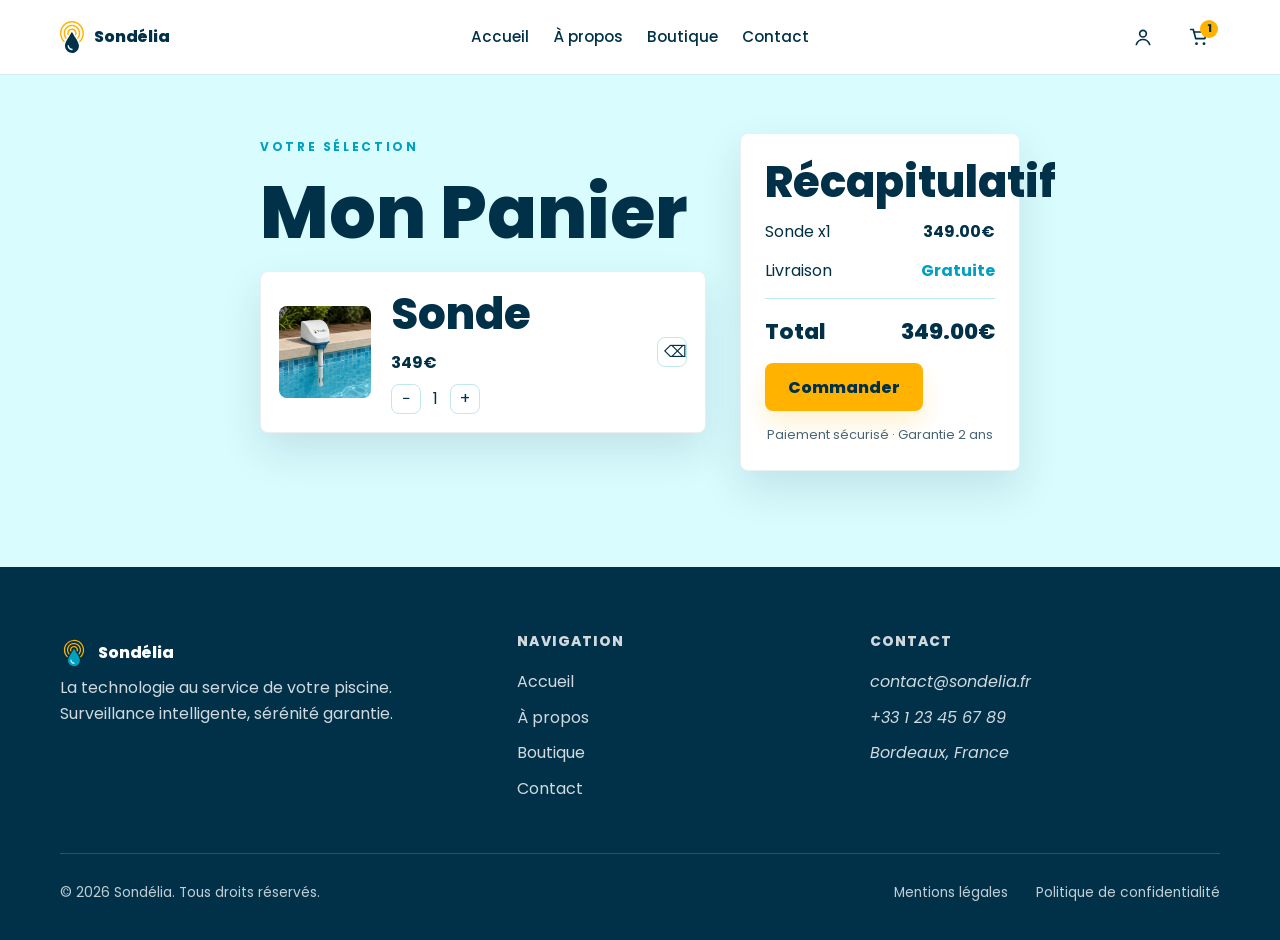
<file: panier.html>
<!doctype html>
<html lang="fr">
<head>
  <meta charset="utf-8">
  <meta name="viewport" content="width=device-width, initial-scale=1">
  <meta name="description" content="Panier Sondélia.">
  <title>Mon panier | Sondélia</title>
  <link rel="stylesheet" href="assets/styles.css?v=20260610-maquettes">
  <script src="assets/main.js" defer></script>
</head>
<body>
  <a class="skip-link" href="#main">Aller au contenu</a>
  <header class="site-header">
    <nav class="navbar container" aria-label="Navigation principale">
      <a class="brand" href="index.html"><img src="assets/logo.svg" alt=""><span>Sondélia</span></a>
      <button class="nav-toggle" type="button" aria-expanded="false" aria-controls="primary-navigation"><span class="sr-only">Ouvrir le menu</span><span class="nav-toggle-bars" aria-hidden="true"><span></span><span></span><span></span></span></button>
      <div class="nav-links" id="primary-navigation"><a href="index.html">Accueil</a><a href="a-propos.html">À propos</a><a href="boutique.html">Boutique</a><a href="contact.html">Contact</a></div>
      <div class="header-actions"><a class="icon-button" href="compte.html" aria-label="Compte utilisateur"><svg aria-hidden="true" width="20" height="20" viewBox="0 0 24 24" fill="none"><circle cx="12" cy="8" r="4" stroke="currentColor" stroke-width="2"/><path d="M4 21C5.6 16.8 8.2 15 12 15C15.8 15 18.4 16.8 20 21" stroke="currentColor" stroke-width="2" stroke-linecap="round"/></svg></a><a class="icon-button" href="panier.html" aria-label="Panier"><svg aria-hidden="true" width="20" height="20" viewBox="0 0 24 24" fill="none"><path d="M6 6H21L19 14H8L6 6Z" stroke="currentColor" stroke-width="2" stroke-linejoin="round"/><path d="M6 6L5 3H2" stroke="currentColor" stroke-width="2" stroke-linecap="round"/><circle cx="9" cy="20" r="1.7" fill="currentColor"/><circle cx="18" cy="20" r="1.7" fill="currentColor"/></svg><span class="cart-count" aria-live="polite">1</span></a></div>
    </nav>
  </header>

  <main id="main" class="page-frost">
    <section class="cart-section">
      <div class="container">
        <div class="cart-layout">
          <div>
            <span class="eyebrow">Votre sélection</span>
            <h1>Mon Panier</h1>
            <article class="cart-item">
              <img src="assets/sonde-pro-piscine.png" alt="Sonde">
              <div>
                <h2>Sonde</h2>
                <strong>349€</strong>
                <div class="quantity" aria-label="Quantité">
                  <button type="button" aria-label="Réduire la quantité">−</button><span>1</span><button type="button" aria-label="Augmenter la quantité">+</button>
                </div>
              </div>
              <button class="remove-item" type="button" aria-label="Retirer l’article">⌫</button>
            </article>
          </div>
          <aside class="summary-card" aria-label="Récapitulatif panier">
            <h2>Récapitulatif</h2>
            <div class="summary-line"><span>Sonde x1</span><strong>349.00€</strong></div>
            <div class="summary-line"><span>Livraison</span><strong class="text-accent">Gratuite</strong></div>
            <div class="summary-total"><span>Total</span><span>349.00€</span></div>
            <a class="btn btn-light" href="#">Commander</a>
            <p class="secure-note">Paiement sécurisé · Garantie 2 ans</p>
          </aside>
        </div>
      </div>
    </section>
  </main>

  <footer class="site-footer">
    <div class="container footer-grid">
      <div><a class="footer-brand" href="index.html"><img src="assets/logo-clair.svg" alt=""><span>Sondélia</span></a><p>La technologie au service de votre piscine. Surveillance intelligente, sérénité garantie.</p></div>
      <nav aria-label="Navigation pied de page"><p class="footer-title">Navigation</p><div class="footer-nav"><a href="index.html">Accueil</a><a href="a-propos.html">À propos</a><a href="boutique.html">Boutique</a><a href="contact.html">Contact</a></div></nav>
      <div><p class="footer-title">Contact</p><address class="footer-contact"><a href="mailto:contact@sondelia.fr">contact@sondelia.fr</a><a href="tel:+33123456789">+33 1 23 45 67 89</a><span>Bordeaux, France</span></address></div>
    </div>
    <div class="container footer-bottom"><p>© 2026 Sondélia. Tous droits réservés.</p><div class="footer-legal"><a href="#">Mentions légales</a><a href="#">Politique de confidentialité</a></div></div>
  </footer>
</body>
</html>
</file>
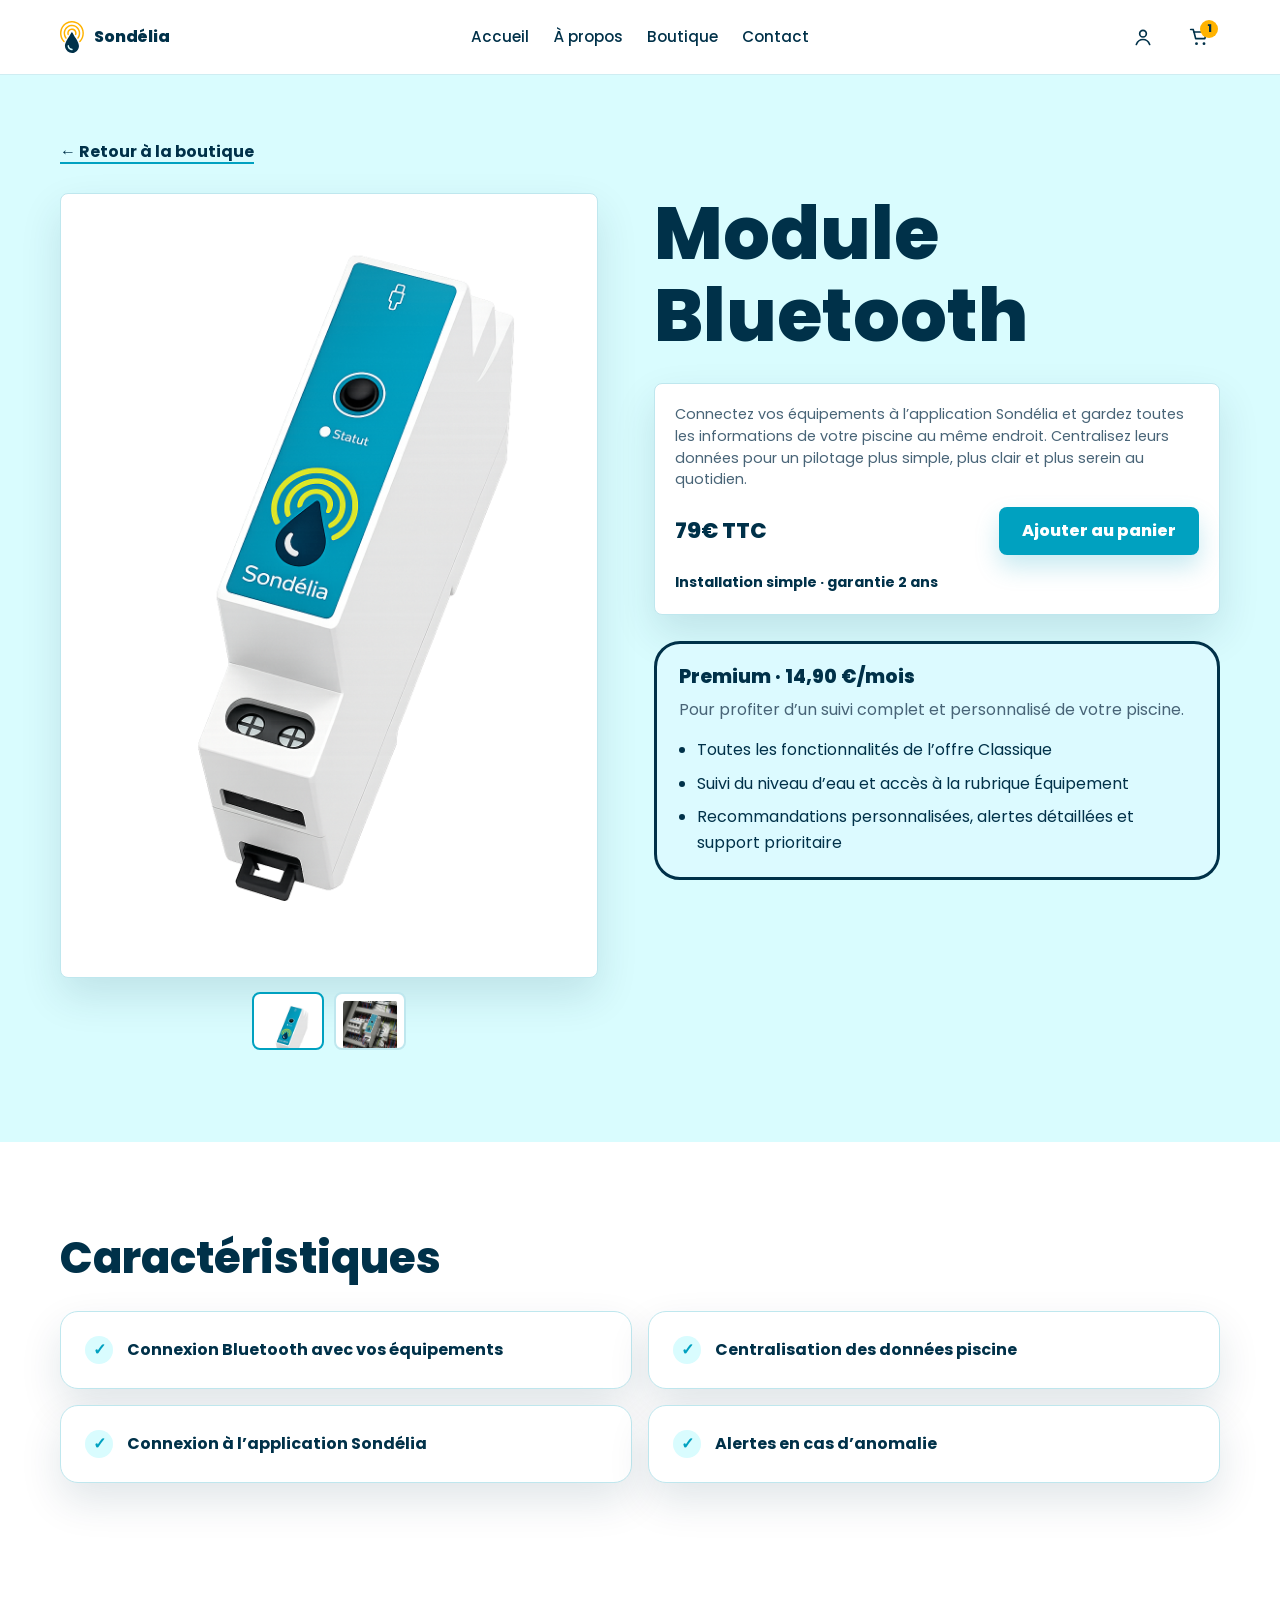
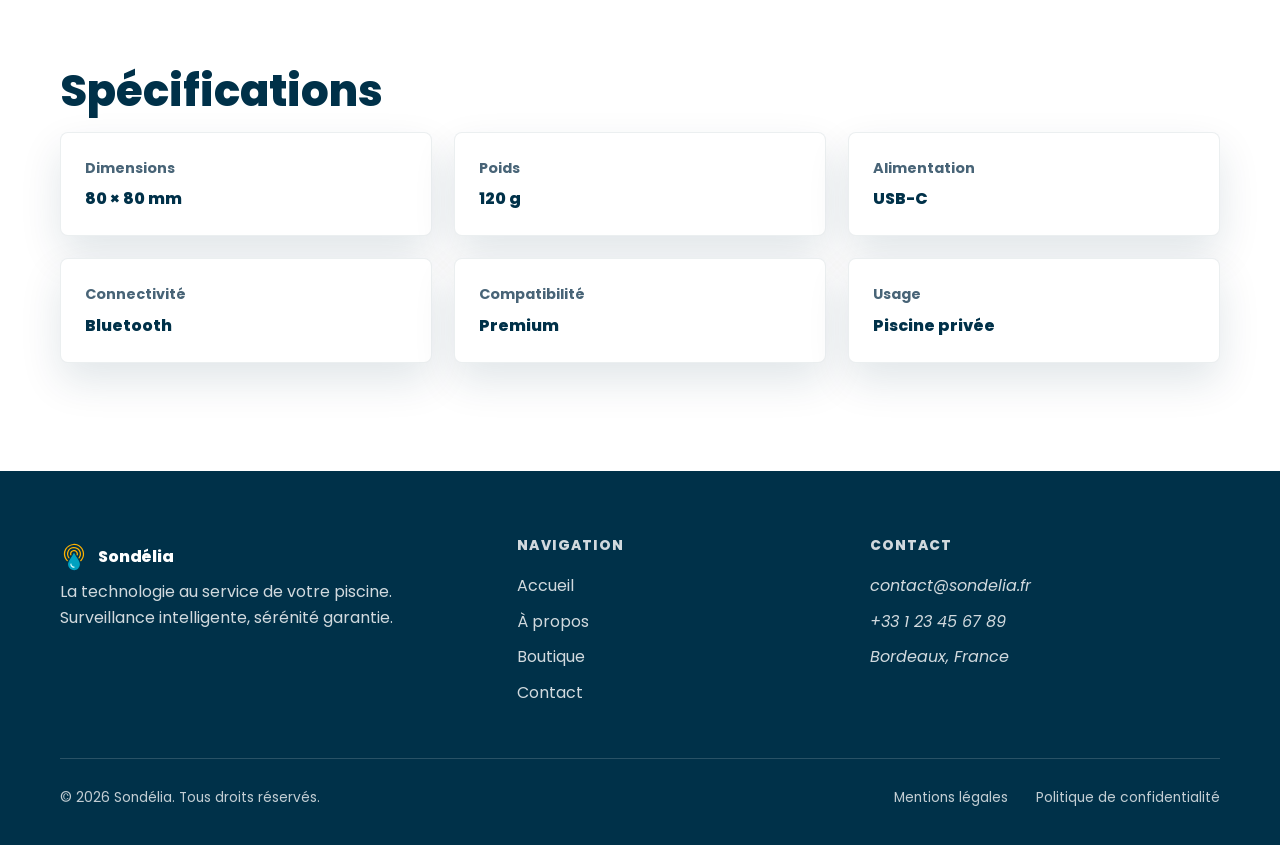
<file: produit-capteur.html>
<!doctype html>
<html lang="fr">
<head>
  <meta charset="utf-8">
  <meta name="viewport" content="width=device-width, initial-scale=1">
  <meta name="description" content="Module Bluetooth Sondélia pour connecter les équipements de votre piscine.">
  <title>Module Bluetooth | Sondélia</title>
  <link rel="stylesheet" href="assets/styles.css?v=20260623-app-and-media">
  <script src="assets/main.js?v=20260623-product-details" defer></script>
</head>
<body>
  <a class="skip-link" href="#main">Aller au contenu</a>
  <header class="site-header">
    <nav class="navbar container" aria-label="Navigation principale">
      <a class="brand" href="index.html"><img src="assets/logo.svg" alt=""><span>Sondélia</span></a>
      <button class="nav-toggle" type="button" aria-expanded="false" aria-controls="primary-navigation"><span class="sr-only">Ouvrir le menu</span><span class="nav-toggle-bars" aria-hidden="true"><span></span><span></span><span></span></span></button>
      <div class="nav-links" id="primary-navigation"><a href="index.html">Accueil</a><a href="a-propos.html">À propos</a><a href="boutique.html">Boutique</a><a href="contact.html">Contact</a></div>
      <div class="header-actions"><a class="icon-button" href="compte.html" aria-label="Compte utilisateur"><svg aria-hidden="true" width="20" height="20" viewBox="0 0 24 24" fill="none"><circle cx="12" cy="8" r="4" stroke="currentColor" stroke-width="2"/><path d="M4 21C5.6 16.8 8.2 15 12 15C15.8 15 18.4 16.8 20 21" stroke="currentColor" stroke-width="2" stroke-linecap="round"/></svg></a><a class="icon-button" href="panier.html" aria-label="Panier"><svg aria-hidden="true" width="20" height="20" viewBox="0 0 24 24" fill="none"><path d="M6 6H21L19 14H8L6 6Z" stroke="currentColor" stroke-width="2" stroke-linejoin="round"/><path d="M6 6L5 3H2" stroke="currentColor" stroke-width="2" stroke-linecap="round"/><circle cx="9" cy="20" r="1.7" fill="currentColor"/><circle cx="18" cy="20" r="1.7" fill="currentColor"/></svg><span class="cart-count" aria-live="polite">1</span></a></div>
    </nav>
  </header>

  <main id="main" class="page-frost">
    <section class="product-detail-page">
      <div class="container"><a class="back-link" href="boutique.html">← Retour à la boutique</a></div>
      <div class="container product-detail">
        <div class="product-gallery">
          <div class="product-media"><img class="is-contained" data-gallery-main src="assets/module-bluetooth-hero.png" alt="Module Bluetooth Sondélia vu de face"></div>
          <div class="gallery-thumbs"><button class="thumb thumb--contain is-active" type="button" data-gallery-image="assets/module-bluetooth-hero.png" data-gallery-alt="Module Bluetooth Sondélia vu de face" data-gallery-fit="contain" aria-label="Afficher la vue produit du module Bluetooth"><img src="assets/module-bluetooth-hero.png" alt=""></button><button class="thumb thumb--contain" type="button" data-gallery-image="assets/module-bluetooth-installed.png" data-gallery-alt="Module Bluetooth Sondélia installé dans un coffret électrique" data-gallery-fit="contain" aria-label="Afficher le module Bluetooth installé"><img src="assets/module-bluetooth-installed.png" alt=""></button></div>
        </div>
        <div>
          <h1>Module Bluetooth</h1>
          <div class="purchase-panel">
            <p class="purchase-description">Connectez vos équipements à l’application Sondélia et gardez toutes les informations de votre piscine au même endroit. Centralisez leurs données pour un pilotage plus simple, plus clair et plus serein au quotidien.</p>
            <div class="purchase-row"><span class="price">79€ TTC</span><div class="product-actions"><button class="btn btn-primary" type="button" data-cart="Module Bluetooth">Ajouter au panier</button></div></div>
            <p class="purchase-note">Installation simple · garantie 2 ans</p>
          </div>
          <section class="subscription-panel" aria-labelledby="module-subscription-title">
            <h2 id="module-subscription-title">Premium · 14,90 €/mois</h2>
            <p>Pour profiter d’un suivi complet et personnalisé de votre piscine.</p>
            <ul>
              <li>Toutes les fonctionnalités de l’offre Classique</li>
              <li>Suivi du niveau d’eau et accès à la rubrique Équipement</li>
              <li>Recommandations personnalisées, alertes détaillées et support prioritaire</li>
            </ul>
          </section>
        </div>
      </div>
    </section>
    <section class="section section-soft" aria-labelledby="features-title">
      <div class="container">
        <h2 id="features-title">Caractéristiques</h2>
        <ul class="feature-list feature-list--wide">
          <li><span class="check-icon">✓</span><span>Connexion Bluetooth avec vos équipements</span></li>
          <li><span class="check-icon">✓</span><span>Centralisation des données piscine</span></li>
          <li><span class="check-icon">✓</span><span>Connexion à l’application Sondélia</span></li>
          <li><span class="check-icon">✓</span><span>Alertes en cas d’anomalie</span></li>
        </ul>
      </div>
    </section>
    <section class="section section-soft" aria-labelledby="spec-title">
      <div class="container">
        <h2 id="spec-title">Spécifications</h2>
        <dl class="spec-grid">
          <div class="spec-card"><dt>Dimensions</dt><dd>80 × 80 mm</dd></div>
          <div class="spec-card"><dt>Poids</dt><dd>120 g</dd></div>
          <div class="spec-card"><dt>Alimentation</dt><dd>USB-C</dd></div>
          <div class="spec-card"><dt>Connectivité</dt><dd>Bluetooth</dd></div>
          <div class="spec-card"><dt>Compatibilité</dt><dd>Premium</dd></div>
          <div class="spec-card"><dt>Usage</dt><dd>Piscine privée</dd></div>
        </dl>
      </div>
    </section>
  </main>

  <footer class="site-footer">
    <div class="container footer-grid">
      <div><a class="footer-brand" href="index.html"><img src="assets/logo-clair.svg" alt=""><span>Sondélia</span></a><p>La technologie au service de votre piscine. Surveillance intelligente, sérénité garantie.</p></div>
      <nav aria-label="Navigation pied de page"><p class="footer-title">Navigation</p><div class="footer-nav"><a href="index.html">Accueil</a><a href="a-propos.html">À propos</a><a href="boutique.html">Boutique</a><a href="contact.html">Contact</a></div></nav>
      <div><p class="footer-title">Contact</p><address class="footer-contact"><a href="mailto:contact@sondelia.fr">contact@sondelia.fr</a><a href="tel:+33123456789">+33 1 23 45 67 89</a><span>Bordeaux, France</span></address></div>
    </div>
    <div class="container footer-bottom"><p>© 2026 Sondélia. Tous droits réservés.</p><div class="footer-legal"><a href="#">Mentions légales</a><a href="#">Politique de confidentialité</a></div></div>
  </footer>
</body>
</html>
</file>
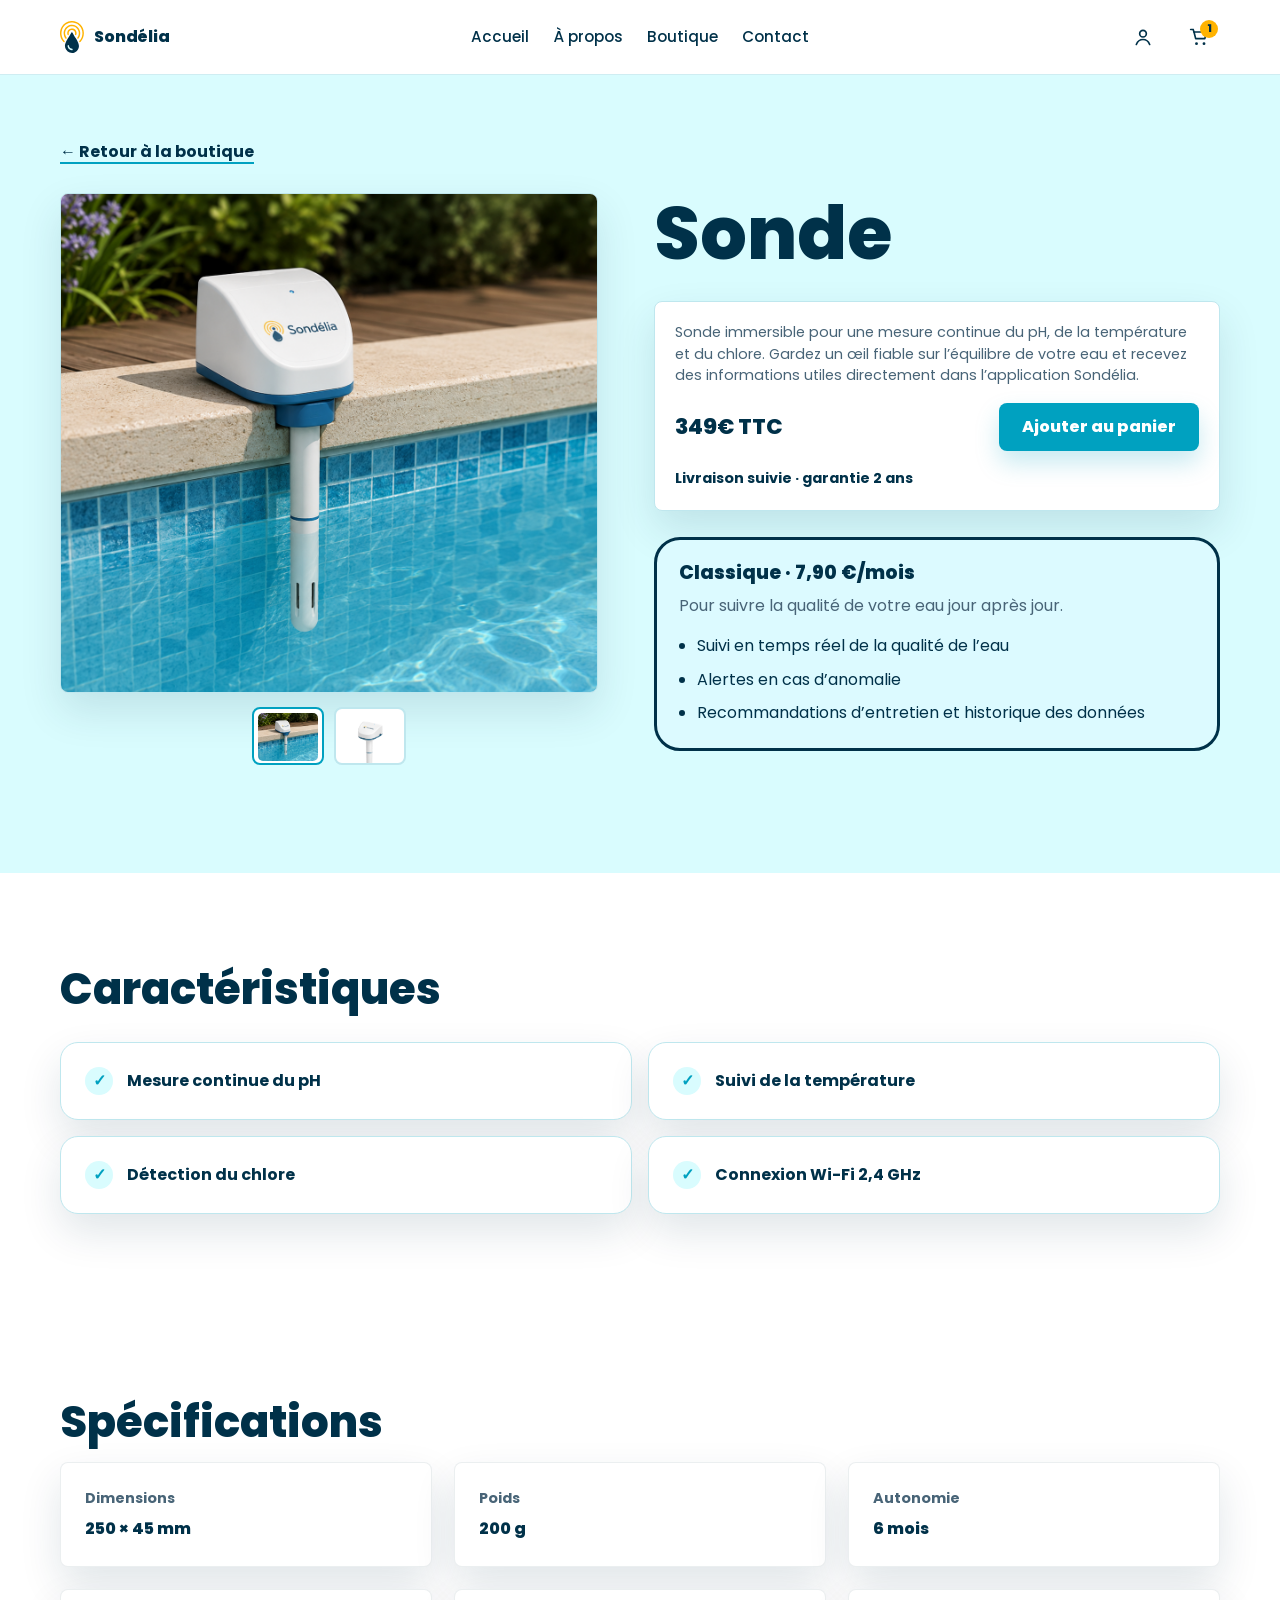
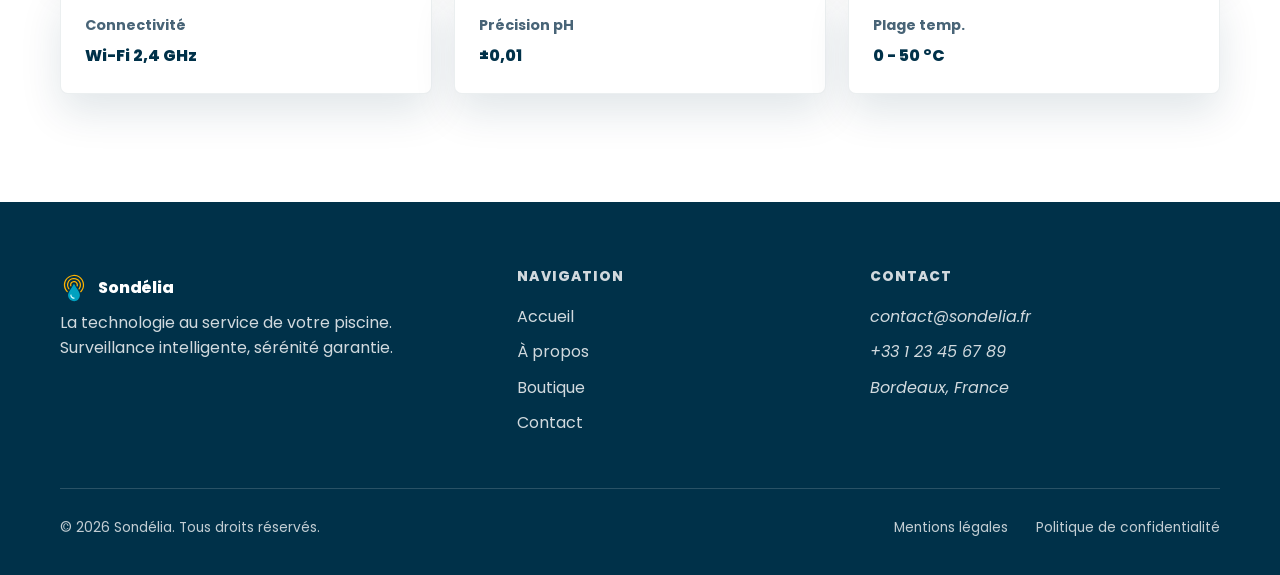
<file: produit-sonde.html>
<!doctype html>
<html lang="fr">
<head>
  <meta charset="utf-8">
  <meta name="viewport" content="width=device-width, initial-scale=1">
  <meta name="description" content="Sonde Sondélia pour mesurer le pH, la température et le chlore.">
  <title>Sonde | Sondélia</title>
  <link rel="stylesheet" href="assets/styles.css?v=20260623-app-and-media">
  <script src="assets/main.js?v=20260623-product-details" defer></script>
</head>
<body>
  <a class="skip-link" href="#main">Aller au contenu</a>
  <header class="site-header">
    <nav class="navbar container" aria-label="Navigation principale">
      <a class="brand" href="index.html"><img src="assets/logo.svg" alt=""><span>Sondélia</span></a>
      <button class="nav-toggle" type="button" aria-expanded="false" aria-controls="primary-navigation"><span class="sr-only">Ouvrir le menu</span><span class="nav-toggle-bars" aria-hidden="true"><span></span><span></span><span></span></span></button>
      <div class="nav-links" id="primary-navigation"><a href="index.html">Accueil</a><a href="a-propos.html">À propos</a><a href="boutique.html">Boutique</a><a href="contact.html">Contact</a></div>
      <div class="header-actions"><a class="icon-button" href="compte.html" aria-label="Compte utilisateur"><svg aria-hidden="true" width="20" height="20" viewBox="0 0 24 24" fill="none"><circle cx="12" cy="8" r="4" stroke="currentColor" stroke-width="2"/><path d="M4 21C5.6 16.8 8.2 15 12 15C15.8 15 18.4 16.8 20 21" stroke="currentColor" stroke-width="2" stroke-linecap="round"/></svg></a><a class="icon-button" href="panier.html" aria-label="Panier"><svg aria-hidden="true" width="20" height="20" viewBox="0 0 24 24" fill="none"><path d="M6 6H21L19 14H8L6 6Z" stroke="currentColor" stroke-width="2" stroke-linejoin="round"/><path d="M6 6L5 3H2" stroke="currentColor" stroke-width="2" stroke-linecap="round"/><circle cx="9" cy="20" r="1.7" fill="currentColor"/><circle cx="18" cy="20" r="1.7" fill="currentColor"/></svg><span class="cart-count" aria-live="polite">1</span></a></div>
    </nav>
  </header>

  <main id="main" class="page-frost">
    <section class="product-detail-page">
      <div class="container"><a class="back-link" href="boutique.html">← Retour à la boutique</a></div>
      <div class="container product-detail">
        <div class="product-gallery">
          <div class="product-media"><img data-gallery-main src="assets/sonde-pro-piscine.png" alt="Sonde Sondélia installée au bord d'une piscine"></div>
          <div class="gallery-thumbs"><button class="thumb is-active" type="button" data-gallery-image="assets/sonde-pro-piscine.png" data-gallery-alt="Sonde Sondélia installée au bord d'une piscine" data-gallery-fit="cover" aria-label="Afficher la Sonde dans une piscine"><img src="assets/sonde-pro-piscine.png" alt=""></button><button class="thumb thumb--contain" type="button" data-gallery-image="assets/sonde-pro.png" data-gallery-alt="Vue produit de la Sonde" data-gallery-fit="contain" aria-label="Afficher la vue produit de la Sonde"><img src="assets/sonde-pro.png" alt=""></button></div>
        </div>
        <div>
          <h1>Sonde</h1>
          <div class="purchase-panel">
            <p class="purchase-description">Sonde immersible pour une mesure continue du pH, de la température et du chlore. Gardez un œil fiable sur l’équilibre de votre eau et recevez des informations utiles directement dans l’application Sondélia.</p>
            <div class="purchase-row"><span class="price">349€ TTC</span><div class="product-actions"><button class="btn btn-primary" type="button" data-cart="Sonde">Ajouter au panier</button></div></div>
            <p class="purchase-note">Livraison suivie · garantie 2 ans</p>
          </div>
          <section class="subscription-panel" aria-labelledby="sonde-subscription-title">
            <h2 id="sonde-subscription-title">Classique · 7,90 €/mois</h2>
            <p>Pour suivre la qualité de votre eau jour après jour.</p>
            <ul>
              <li>Suivi en temps réel de la qualité de l’eau</li>
              <li>Alertes en cas d’anomalie</li>
              <li>Recommandations d’entretien et historique des données</li>
            </ul>
          </section>
        </div>
      </div>
    </section>
    <section class="section section-soft" aria-labelledby="features-title">
      <div class="container">
        <h2 id="features-title">Caractéristiques</h2>
        <ul class="feature-list feature-list--wide">
          <li><span class="check-icon">✓</span><span>Mesure continue du pH</span></li>
          <li><span class="check-icon">✓</span><span>Suivi de la température</span></li>
          <li><span class="check-icon">✓</span><span>Détection du chlore</span></li>
          <li><span class="check-icon">✓</span><span>Connexion Wi-Fi 2,4 GHz</span></li>
        </ul>
      </div>
    </section>
    <section class="section section-soft" aria-labelledby="spec-title">
      <div class="container">
        <h2 id="spec-title">Spécifications</h2>
        <dl class="spec-grid">
          <div class="spec-card"><dt>Dimensions</dt><dd>250 × 45 mm</dd></div>
          <div class="spec-card"><dt>Poids</dt><dd>200 g</dd></div>
          <div class="spec-card"><dt>Autonomie</dt><dd>6 mois</dd></div>
          <div class="spec-card"><dt>Connectivité</dt><dd>Wi-Fi 2,4 GHz</dd></div>
          <div class="spec-card"><dt>Précision pH</dt><dd>±0,01</dd></div>
          <div class="spec-card"><dt>Plage temp.</dt><dd>0 - 50 °C</dd></div>
        </dl>
      </div>
    </section>
  </main>

  <footer class="site-footer">
    <div class="container footer-grid">
      <div><a class="footer-brand" href="index.html"><img src="assets/logo-clair.svg" alt=""><span>Sondélia</span></a><p>La technologie au service de votre piscine. Surveillance intelligente, sérénité garantie.</p></div>
      <nav aria-label="Navigation pied de page"><p class="footer-title">Navigation</p><div class="footer-nav"><a href="index.html">Accueil</a><a href="a-propos.html">À propos</a><a href="boutique.html">Boutique</a><a href="contact.html">Contact</a></div></nav>
      <div><p class="footer-title">Contact</p><address class="footer-contact"><a href="mailto:contact@sondelia.fr">contact@sondelia.fr</a><a href="tel:+33123456789">+33 1 23 45 67 89</a><span>Bordeaux, France</span></address></div>
    </div>
    <div class="container footer-bottom"><p>© 2026 Sondélia. Tous droits réservés.</p><div class="footer-legal"><a href="#">Mentions légales</a><a href="#">Politique de confidentialité</a></div></div>
  </footer>
</body>
</html>
</file>
<file: assets/styles.css>
@import url("https://fonts.googleapis.com/css2?family=Poppins:wght@400;500;600;700;800&display=swap");

:root {
  --blue-dark: #003149;
  --blue-deep: #003d59;
  --blue-main: #00a1c0;
  --blue-frost: #d9fcfe;
  --yellow: #ffb300;
  --red: #db1a2a;
  --white: #ffffff;
  --ink: #003149;
  --muted: #486477;
  --line: #bfe7ee;
  --soft: #f7fbfc;
  --shadow: 0 18px 42px rgba(0, 49, 73, 0.12);
  --radius: 8px;
}

* {
  box-sizing: border-box;
}

html {
  scroll-behavior: smooth;
}

body {
  margin: 0;
  min-width: 320px;
  background: var(--white);
  color: var(--ink);
  font-family: "Poppins", Arial, sans-serif;
  font-size: 16px;
  line-height: 1.6;
  letter-spacing: 0;
}

body.nav-open {
  overflow: hidden;
}

img,
svg {
  display: block;
  max-width: 100%;
}

a {
  color: inherit;
  text-decoration: none;
}

button,
input,
textarea,
select {
  font: inherit;
}

button {
  cursor: pointer;
}

h1,
h2,
h3,
p {
  margin-top: 0;
}

h1,
h2,
h3 {
  color: var(--blue-dark);
  font-weight: 800;
  line-height: 1.12;
}

h1 {
  margin-bottom: 16px;
  font-size: clamp(2.25rem, 5.8vw, 4.6rem);
}

h2 {
  margin-bottom: 12px;
  font-size: clamp(1.8rem, 3.4vw, 3rem);
}

h3 {
  margin-bottom: 8px;
  font-size: 1.15rem;
}

p {
  color: var(--muted);
}

.container {
  width: min(1160px, calc(100% - 48px));
  margin-inline: auto;
}

.sr-only {
  position: absolute;
  width: 1px;
  height: 1px;
  padding: 0;
  overflow: hidden;
  clip: rect(0, 0, 0, 0);
  white-space: nowrap;
  border: 0;
}

.skip-link {
  position: fixed;
  top: 10px;
  left: 10px;
  z-index: 1000;
  padding: 10px 14px;
  border-radius: var(--radius);
  background: var(--blue-dark);
  color: var(--white);
  transform: translateY(-140%);
}

.skip-link:focus {
  transform: translateY(0);
}

.site-header {
  position: sticky;
  top: 0;
  z-index: 100;
  border-bottom: 1px solid rgba(191, 231, 238, 0.75);
  background: rgba(255, 255, 255, 0.96);
  backdrop-filter: blur(18px);
}

.navbar {
  display: grid;
  grid-template-columns: 1fr auto 1fr;
  align-items: center;
  min-height: 74px;
  gap: 24px;
}

.brand,
.footer-brand {
  display: inline-flex;
  align-items: center;
  gap: 10px;
  width: fit-content;
  min-height: 44px;
  color: var(--blue-dark);
  font-weight: 800;
}

.brand img {
  width: 24px;
  height: 32px;
  object-fit: contain;
}

.brand span,
.footer-brand span {
  letter-spacing: -0.01em;
}

.nav-links {
  display: flex;
  justify-content: center;
  gap: 24px;
}

.nav-links a {
  min-height: 42px;
  display: inline-flex;
  align-items: center;
  color: var(--blue-dark);
  font-size: 0.95rem;
  font-weight: 500;
}

.nav-links a:hover,
.nav-links a:focus-visible,
.nav-links a[aria-current="page"] {
  color: var(--blue-main);
  outline: none;
}

.header-actions {
  justify-self: end;
  display: flex;
  align-items: center;
  gap: 14px;
}

.icon-button {
  position: relative;
  display: inline-grid;
  place-items: center;
  width: 42px;
  height: 42px;
  border: 0;
  border-radius: 999px;
  background: transparent;
  color: var(--blue-dark);
}

.icon-button:hover,
.icon-button:focus-visible {
  color: var(--blue-main);
  outline: 2px solid rgba(0, 161, 192, 0.22);
}

.cart-count {
  position: absolute;
  top: 4px;
  right: 2px;
  display: grid;
  min-width: 18px;
  min-height: 18px;
  place-items: center;
  padding: 0 5px;
  border-radius: 999px;
  background: var(--yellow);
  color: var(--blue-dark);
  font-size: 0.7rem;
  font-weight: 800;
  line-height: 1;
}

.nav-toggle {
  display: none;
  width: 42px;
  height: 42px;
  place-items: center;
  border: 1px solid var(--line);
  border-radius: 999px;
  background: var(--white);
  color: var(--blue-dark);
}

.nav-toggle-bars {
  display: grid;
  gap: 5px;
}

.nav-toggle-bars span {
  width: 20px;
  height: 2px;
  border-radius: 999px;
  background: currentColor;
}

.btn {
  display: inline-flex;
  align-items: center;
  justify-content: center;
  gap: 10px;
  min-height: 48px;
  padding: 13px 22px;
  border: 1px solid transparent;
  border-radius: var(--radius);
  font-weight: 800;
  line-height: 1.2;
  text-align: center;
  transition: transform 160ms ease, box-shadow 160ms ease, background 160ms ease;
}

.btn:hover,
.btn:focus-visible {
  transform: translateY(-1px);
  outline: none;
}

.btn-primary {
  background: var(--blue-main);
  color: var(--white);
  box-shadow: 0 12px 24px rgba(0, 161, 192, 0.22);
}

.btn-primary:hover,
.btn-primary:focus-visible {
  background: #008eaa;
}

.btn-secondary {
  border-color: rgba(255, 255, 255, 0.32);
  background: rgba(255, 255, 255, 0.08);
  color: var(--white);
}

.btn-light {
  background: var(--yellow);
  color: var(--blue-dark);
  box-shadow: 0 12px 24px rgba(255, 179, 0, 0.18);
}

.btn-outline-danger {
  border-color: rgba(219, 26, 42, 0.35);
  background: var(--white);
  color: var(--red);
}

.section {
  padding: 92px 0;
}

.section-frost,
.page-frost {
  background: var(--blue-frost);
}

.section-soft {
  background: var(--white);
}

.section-heading {
  max-width: 760px;
  margin-bottom: 42px;
}

.section-heading.center {
  margin-inline: auto;
  text-align: center;
}

.eyebrow {
  display: inline-flex;
  margin-bottom: 16px;
  color: var(--blue-main);
  font-size: 0.75rem;
  font-weight: 700;
  letter-spacing: 0.22em;
  text-transform: uppercase;
}

.text-accent {
  color: var(--blue-main);
}

.testimonials-section .eyebrow,
.faq-section .eyebrow {
  color: var(--blue-dark);
}

.hero-home {
  position: relative;
  isolation: isolate;
  min-height: 600px;
  display: grid;
  align-items: center;
  overflow: hidden;
  background:
    linear-gradient(90deg, rgba(0, 49, 73, 0.94) 0%, rgba(0, 49, 73, 0.78) 42%, rgba(0, 49, 73, 0.34) 100%),
    url("hero-pool-photo.jpg") center / cover;
}

.hero-about::after {
  content: "";
  position: absolute;
  inset: 0;
  z-index: -1;
  background: linear-gradient(180deg, rgba(0, 161, 192, 0.1), rgba(0, 49, 73, 0.08));
}

.hero-layout {
  display: grid;
  grid-template-columns: minmax(0, 680px);
  gap: 0;
  align-items: center;
}

.hero-copy h1,
.hero-copy p {
  color: var(--white);
}

.hero-copy h1 {
  max-width: 620px;
}

.hero-copy p {
  max-width: 620px;
  margin-bottom: 28px;
  color: rgba(255, 255, 255, 0.86);
}

.hero-actions,
.product-actions,
.card-actions {
  display: flex;
  flex-wrap: wrap;
  gap: 14px;
}

.feature-grid,
.values-grid,
.review-grid,
.product-grid,
.contact-cards,
.stats-grid,
.spec-grid {
  display: grid;
  gap: 22px;
}

.feature-grid,
.values-grid {
  grid-template-columns: repeat(4, minmax(0, 1fr));
}

.review-grid {
  grid-template-columns: repeat(3, minmax(0, 1fr));
}

.product-grid {
  grid-template-columns: repeat(2, minmax(0, 1fr));
  max-width: 760px;
  margin-inline: auto;
}

.card,
.feature-card,
.value-card,
.review-card,
.product-card,
.contact-card,
.form-panel,
.account-card,
.cart-item,
.summary-card,
.stat-card,
.spec-card {
  border: 1px solid rgba(0, 49, 73, 0.08);
  border-radius: var(--radius);
  background: var(--white);
  box-shadow: var(--shadow);
}

.feature-card,
.value-card,
.review-card,
.contact-card,
.stat-card,
.spec-card {
  padding: 24px;
}

.icon-badge {
  display: grid;
  width: 44px;
  height: 44px;
  margin-bottom: 18px;
  place-items: center;
  border-radius: var(--radius);
  background: var(--blue-dark);
  color: var(--blue-main);
}

.icon-badge svg {
  width: 24px;
  height: 24px;
  stroke: currentColor;
  stroke-width: 2;
  stroke-linecap: round;
  stroke-linejoin: round;
}

.stars {
  color: var(--yellow);
  font-size: 1.1rem;
  letter-spacing: 0.08em;
}

.review-card strong {
  display: block;
  margin-top: 16px;
  color: var(--blue-dark);
}

.faq-list {
  display: grid;
  max-width: 700px;
  margin: 34px auto 0;
  gap: 14px;
}

.faq-item {
  overflow: hidden;
  border-radius: var(--radius);
  background: var(--white);
  box-shadow: 0 10px 28px rgba(0, 49, 73, 0.08);
}

.faq-question {
  display: flex;
  align-items: center;
  justify-content: space-between;
  width: 100%;
  min-height: 52px;
  gap: 18px;
  padding: 13px 18px;
  border: 0;
  background: transparent;
  color: var(--blue-dark);
  font: inherit;
  font-weight: 600;
  text-align: left;
}

.faq-toggle {
  flex: 0 0 auto;
  display: grid;
  width: 24px;
  height: 24px;
  place-items: center;
  border-radius: 999px;
  background: var(--blue-dark);
  color: var(--white);
  font-weight: 800;
}

.faq-answer {
  padding: 0 18px 18px;
}

.faq-answer p {
  margin-bottom: 0;
}

.cta-band {
  display: grid;
  justify-items: center;
  padding: 74px 24px;
  background: var(--blue-dark);
  color: var(--white);
  text-align: center;
}

.cta-band .container {
  display: grid;
  justify-items: center;
  gap: 22px;
}

.cta-band h2,
.cta-band p {
  color: var(--white);
}

.cta-band .btn-light {
  background: var(--blue-frost);
  color: var(--blue-dark);
  box-shadow: 0 12px 24px rgba(0, 161, 192, 0.22);
}

.cta-band h2 {
  margin-bottom: 0;
}

.cta-band p {
  max-width: 560px;
  margin-bottom: 0;
  color: rgba(255, 255, 255, 0.78);
}

.hero-about {
  position: relative;
  isolation: isolate;
  min-height: clamp(340px, 38vw, 440px);
  display: grid;
  align-items: center;
  overflow: hidden;
  background:
    linear-gradient(90deg, rgba(0, 49, 73, 0.96) 0%, rgba(0, 49, 73, 0.76) 48%, rgba(0, 49, 73, 0.36) 100%),
    url("hero-pool-photo.jpg") center 56% / cover;
}

.hero-about h1,
.hero-about p {
  color: var(--white);
}

.hero-about p {
  max-width: 660px;
  color: rgba(255, 255, 255, 0.85);
}

.mission-layout {
  display: grid;
  grid-template-columns: minmax(0, 1fr) minmax(340px, 0.86fr);
  gap: 72px;
  align-items: center;
}

.mission-copy p {
  max-width: 640px;
}

.stats-grid {
  grid-template-columns: repeat(2, minmax(0, 1fr));
}

.stat-card {
  min-height: 104px;
  text-align: center;
}

.stat-card strong {
  display: block;
  color: var(--blue-main);
  font-size: clamp(1.8rem, 3vw, 2.6rem);
}

.stat-card span {
  color: var(--blue-dark);
  font-size: 0.9rem;
  font-weight: 600;
}

.values-strip {
  display: grid;
  grid-template-columns: repeat(4, minmax(0, 1fr));
  gap: 54px;
  text-align: center;
}

.value-item .icon-badge {
  margin-inline: auto;
}

.page-intro {
  padding: 52px 0 36px;
  text-align: center;
}

.page-intro h1 {
  margin-bottom: 10px;
}

.page-intro p {
  max-width: 560px;
  margin-inline: auto;
}

.store-section {
  min-height: 690px;
  padding: 0 0 70px;
}

.product-card {
  overflow: hidden;
}

.product-image {
  display: grid;
  height: clamp(280px, 34vw, 360px);
  place-items: center;
  overflow: hidden;
  background: var(--white);
}

.product-image img {
  width: 100%;
  height: 100%;
  object-fit: cover;
}

.product-image img.product-image--contain {
  object-fit: contain;
  padding: 16px;
}

.product-content {
  display: grid;
  gap: 12px;
  padding: 24px;
}

.product-kicker {
  color: var(--muted);
  font-size: 0.72rem;
  font-weight: 700;
  letter-spacing: 0.18em;
  text-transform: uppercase;
}

.product-card h2 {
  margin-bottom: 0;
  font-size: 1.15rem;
}

.product-card p {
  margin-bottom: 0;
  font-size: 0.92rem;
}

.product-subscription {
  color: var(--blue-dark);
  font-size: 0.82rem !important;
  font-weight: 700;
}

.product-footer {
  display: flex;
  align-items: center;
  justify-content: space-between;
  gap: 12px;
  margin-top: 10px;
}

.price {
  color: var(--blue-dark);
  font-size: 1.35rem;
  font-weight: 800;
}

.mini-cart-btn {
  min-height: 42px;
  padding: 10px 16px;
  border-radius: var(--radius);
  background: var(--blue-main);
  color: var(--white);
  font-size: 0.85rem;
}

.contact-section,
.account-section,
.cart-section {
  padding: 58px 0 96px;
}

.contact-layout {
  display: grid;
  grid-template-columns: minmax(260px, 0.72fr) minmax(420px, 1.36fr);
  gap: 56px;
  align-items: start;
  max-width: 980px;
  margin-inline: auto;
}

.contact-cards {
  gap: 26px;
}

.contact-card {
  display: flex;
  align-items: center;
  gap: 18px;
  min-height: 88px;
}

.contact-card .icon-badge {
  margin-bottom: 0;
}

.contact-card small {
  color: var(--muted);
  font-size: 0.75rem;
  font-weight: 700;
  letter-spacing: 0.18em;
  text-transform: uppercase;
}

.contact-card p,
.contact-card address {
  margin: 4px 0 0;
  color: var(--blue-dark);
  font-style: normal;
  font-weight: 800;
}

.form-panel {
  padding: 34px;
}

.form-panel .btn {
  margin-top: 12px;
}

.form-grid {
  display: grid;
  grid-template-columns: repeat(2, minmax(0, 1fr));
  gap: 22px;
}

.field {
  display: grid;
  gap: 8px;
}

.field.full {
  grid-column: 1 / -1;
}

label {
  color: var(--blue-dark);
  font-weight: 700;
}

input,
textarea {
  width: 100%;
  min-height: 48px;
  padding: 12px 14px;
  border: 1px solid var(--line);
  border-radius: var(--radius);
  background: var(--white);
  color: var(--ink);
}

input[readonly] {
  background: #eafcfd;
}

textarea {
  min-height: 140px;
  resize: vertical;
}

input:focus,
textarea:focus {
  border-color: var(--blue-main);
  outline: 3px solid rgba(0, 161, 192, 0.18);
}

.form-status {
  min-height: 26px;
  margin: 16px 0 0;
  color: var(--blue-dark);
  font-weight: 700;
}

.account-wrap {
  max-width: 580px;
  margin-inline: auto;
}

.account-card {
  padding: 34px;
}

.profile-head {
  display: flex;
  align-items: center;
  gap: 18px;
  padding-bottom: 26px;
  border-bottom: 1px solid var(--line);
}

.profile-icon {
  display: grid;
  width: 64px;
  height: 64px;
  place-items: center;
  border-radius: var(--radius);
  background: var(--blue-dark);
  color: var(--blue-main);
}

.profile-head strong {
  display: block;
  color: var(--blue-dark);
  font-size: 1.1rem;
}

.logout-panel {
  margin-top: 34px;
  padding: 24px;
  border-radius: var(--radius);
  background: var(--white);
  box-shadow: var(--shadow);
}

.cart-layout {
  display: grid;
  grid-template-columns: minmax(0, 1fr) 280px;
  gap: 34px;
  align-items: start;
  max-width: 760px;
  margin-inline: auto;
}

.cart-item {
  display: grid;
  grid-template-columns: 92px minmax(0, 1fr) auto;
  align-items: center;
  gap: 20px;
  padding: 18px;
}

.cart-item img {
  width: 92px;
  height: 92px;
  border-radius: var(--radius);
  object-fit: cover;
}

.quantity {
  display: flex;
  align-items: center;
  gap: 12px;
  margin-top: 8px;
}

.quantity button,
.remove-item {
  display: grid;
  width: 30px;
  height: 30px;
  place-items: center;
  border: 1px solid var(--line);
  border-radius: var(--radius);
  background: var(--white);
  color: var(--blue-dark);
}

.summary-card {
  padding: 24px;
}

.summary-line,
.summary-total {
  display: flex;
  justify-content: space-between;
  gap: 18px;
  margin-bottom: 14px;
}

.summary-total {
  padding-top: 16px;
  border-top: 1px solid var(--line);
  color: var(--blue-dark);
  font-size: 1.35rem;
  font-weight: 800;
}

.secure-note {
  margin: 14px 0 0;
  color: var(--muted);
  font-size: 0.8rem;
  text-align: center;
}

.product-detail-page {
  padding: 64px 0 92px;
}

.product-detail {
  display: grid;
  grid-template-columns: minmax(320px, 0.95fr) minmax(320px, 1fr);
  gap: 56px;
  align-items: start;
}

.product-gallery {
  display: grid;
  gap: 14px;
}

.product-media {
  display: grid;
  min-height: 500px;
  place-items: center;
  overflow: hidden;
  border-radius: var(--radius);
  border: 1px solid var(--line);
  background: var(--white);
  box-shadow: var(--shadow);
}

.product-media img {
  width: 100%;
  height: 100%;
  object-fit: cover;
}

.product-media img.is-contained {
  object-fit: contain;
  padding: 20px;
}

.app-download-section {
  overflow: hidden;
  background: var(--blue-dark);
  color: var(--white);
}

.app-download-section h2,
.app-download-section p {
  color: var(--white);
}

.app-download-section p {
  max-width: 540px;
  color: rgba(255, 255, 255, 0.8);
}

.app-download-layout {
  display: grid;
  grid-template-columns: minmax(0, 1fr) minmax(280px, 0.72fr);
  gap: 80px;
  align-items: center;
}

.app-store-links {
  display: flex;
  flex-wrap: wrap;
  gap: 12px;
  margin-top: 28px;
}

.store-badge {
  display: grid;
  min-width: 154px;
  padding: 10px 16px;
  border: 1px solid rgba(255, 255, 255, 0.45);
  border-radius: 10px;
  color: var(--white);
  background: rgba(255, 255, 255, 0.08);
}

.store-badge span {
  font-size: 0.68rem;
}

.store-badge strong {
  font-size: 1rem;
}

.app-preview {
  overflow: hidden;
  max-width: 330px;
  justify-self: center;
  border: 7px solid rgba(234, 252, 255, 0.86);
  border-radius: 34px;
  box-shadow: 18px 18px 0 rgba(0, 161, 192, 0.38);
}

.app-preview img {
  width: 100%;
  height: auto;
}

.app-preview-top,
.app-status {
  display: flex;
  align-items: center;
  justify-content: space-between;
}

.app-preview-top {
  color: var(--muted);
  font-size: 0.75rem;
}

.app-preview p {
  margin: 12px 0 -8px;
  color: var(--muted);
  font-size: 0.9rem;
}

.app-preview > strong {
  font-size: 1.25rem;
}

.app-status {
  display: grid;
  grid-template-columns: 1fr auto;
  gap: 4px 12px;
  padding: 14px;
  border-radius: 14px;
  background: var(--blue-frost);
}

.app-status b {
  font-size: 1.2rem;
}

.app-status small {
  grid-column: 1 / -1;
  color: var(--blue-main);
  font-weight: 700;
}

.gallery-thumbs {
  display: flex;
  justify-content: center;
  gap: 10px;
}

.thumb {
  display: grid;
  width: 72px;
  height: 58px;
  place-items: center;
  overflow: hidden;
  padding: 4px;
  border: 2px solid var(--line);
  border-radius: var(--radius);
  background: var(--white);
}

.thumb.is-active,
.thumb:hover,
.thumb:focus-visible {
  border-color: var(--blue-main);
  outline: none;
}

.thumb img {
  width: 100%;
  height: 100%;
  box-sizing: border-box;
  display: block;
  max-height: 100%;
  object-fit: cover;
  border-radius: 5px;
}

.thumb--contain img {
  object-fit: contain;
  padding: 3px;
}

.purchase-panel {
  display: grid;
  gap: 16px;
  margin: 26px 0;
  padding: 20px;
  border: 1px solid var(--line);
  border-radius: var(--radius);
  background: var(--white);
  box-shadow: var(--shadow);
}

.purchase-note {
  margin: 0;
  color: var(--blue-dark);
  font-size: 0.9rem;
  font-weight: 700;
}

.purchase-description {
  margin: 0;
  color: var(--muted);
  font-size: 0.9rem;
  line-height: 1.5;
}

.purchase-row {
  display: flex;
  align-items: center;
  justify-content: space-between;
  gap: 20px;
}

.purchase-row .product-actions {
  flex: 0 0 auto;
}

.subscription-panel {
  margin: 0 0 30px;
  padding: 22px;
  border: 3px solid var(--blue-dark);
  border-radius: 26px;
  background: #dcfaff;
}

.subscription-panel--premium {
  background: var(--blue-dark);
  color: var(--white);
}

.subscription-label {
  margin: 0 0 8px;
  color: var(--blue-main);
  font-size: 0.75rem;
  font-weight: 800;
  letter-spacing: 0.12em;
  text-transform: uppercase;
}

.subscription-panel h2 {
  margin-bottom: 10px;
  font-size: 1.2rem;
}

.subscription-panel p:not(.subscription-label) {
  margin-bottom: 14px;
}

.subscription-panel ul {
  display: grid;
  gap: 8px;
  margin: 0;
  padding-left: 18px;
}

.feature-list {
  display: grid;
  gap: 14px;
  margin: 28px 0 0;
  padding: 0;
  list-style: none;
}

.feature-list li {
  display: flex;
  align-items: center;
  gap: 14px;
  min-height: 64px;
  padding: 16px 18px;
  border: 1px solid var(--line);
  border-radius: var(--radius);
  background: var(--white);
}

.feature-list--wide {
  grid-template-columns: repeat(2, minmax(0, 1fr));
  gap: 16px;
  margin-top: 28px;
}

.feature-list--wide li {
  min-height: 78px;
  padding: 18px 24px;
  border-radius: 18px;
  box-shadow: var(--shadow);
  font-weight: 700;
}

.check-icon {
  display: grid;
  width: 28px;
  height: 28px;
  flex: 0 0 auto;
  place-items: center;
  border-radius: 999px;
  background: var(--blue-frost);
  color: var(--blue-main);
  font-weight: 800;
}

.spec-grid {
  grid-template-columns: repeat(3, minmax(0, 1fr));
}

.spec-card dt {
  color: var(--muted);
  font-size: 0.9rem;
  font-weight: 700;
}

.spec-card dd {
  margin: 6px 0 0;
  color: var(--blue-dark);
  font-weight: 800;
}

.back-link {
  display: inline-flex;
  margin-bottom: 28px;
  color: var(--blue-dark);
  font-weight: 700;
  text-decoration: underline;
  text-decoration-color: var(--blue-main);
  text-decoration-thickness: 2px;
  text-underline-offset: 5px;
}

.site-footer {
  padding: 64px 0 36px;
  background: var(--blue-dark);
  color: var(--white);
}

.footer-grid {
  display: grid;
  grid-template-columns: minmax(220px, 1.1fr) minmax(180px, 0.8fr) minmax(240px, 1fr);
  gap: 72px;
}

.footer-brand {
  color: var(--white);
}

.footer-brand img {
  width: 28px;
  height: 28px;
  object-fit: contain;
}

.footer-grid p,
.footer-contact a,
.footer-contact span,
.footer-contact address,
.footer-nav a {
  color: rgba(255, 255, 255, 0.82);
}

.footer-title {
  margin-bottom: 16px;
  color: var(--white);
  font-size: 0.86rem;
  font-weight: 800;
  letter-spacing: 0.08em;
  text-transform: uppercase;
}

.footer-nav,
.footer-contact {
  display: grid;
  gap: 10px;
}

.footer-contact address {
  font-style: normal;
}

.footer-bottom {
  display: flex;
  justify-content: space-between;
  gap: 24px;
  margin-top: 52px;
  padding-top: 28px;
  border-top: 1px solid rgba(255, 255, 255, 0.16);
}

.footer-bottom p,
.footer-legal a {
  margin: 0;
  color: rgba(255, 255, 255, 0.76);
  font-size: 0.86rem;
}

.footer-legal {
  display: flex;
  gap: 28px;
}

@media (max-width: 980px) {
  .hero-layout,
  .mission-layout,
  .contact-layout,
  .cart-layout,
  .app-download-layout,
  .product-detail {
    grid-template-columns: 1fr;
  }

  .feature-grid,
  .values-grid,
  .review-grid,
  .values-strip,
  .spec-grid {
    grid-template-columns: repeat(2, minmax(0, 1fr));
  }

  .footer-grid {
    grid-template-columns: 1fr 1fr;
  }
}

@media (min-width: 981px) {
  .testimonials-section .section-heading {
    max-width: none;
  }

  .testimonials-section #reviews-title,
  .testimonials-section .section-heading p {
    white-space: nowrap;
  }
}

@media (max-width: 760px) {
  .container {
    width: min(100% - 28px, 1160px);
  }

  .navbar {
    display: flex;
    min-height: 68px;
    gap: 10px;
  }

  .brand span {
    font-size: 0.95rem;
  }

  .nav-toggle {
    display: grid;
    order: 3;
  }

  .header-actions {
    order: 2;
    margin-left: auto;
  }

  .nav-links {
    position: absolute;
    top: calc(100% + 10px);
    right: 14px;
    left: 14px;
    display: none;
    flex-direction: column;
    align-items: stretch;
    padding: 14px;
    border: 1px solid var(--line);
    border-radius: var(--radius);
    background: var(--white);
    box-shadow: var(--shadow);
  }

  .nav-links.is-open {
    display: flex;
  }

  .hero-home {
    min-height: clamp(540px, calc(100svh - 96px), 640px);
    background-position: center;
  }

  .hero-layout {
    gap: 34px;
  }

  .feature-grid,
  .values-grid,
  .review-grid,
  .product-grid,
  .stats-grid,
  .values-strip,
  .spec-grid,
  .feature-list--wide,
  .form-grid {
    grid-template-columns: 1fr;
  }

  .section {
    padding: 68px 0;
  }

  .page-intro {
    padding-top: 42px;
  }

  .cart-item {
    grid-template-columns: 80px 1fr;
  }

  .cart-item .remove-item {
    grid-column: 2;
  }

  .footer-grid,
  .footer-bottom {
    grid-template-columns: 1fr;
    flex-direction: column;
  }
}

@media (max-width: 480px) {
  .header-actions .icon-button:first-child {
    display: none;
  }

  .hero-actions,
  .product-actions,
  .card-actions,
  .product-footer {
    flex-direction: column;
    align-items: stretch;
  }

  .btn {
    width: 100%;
  }

  .purchase-row {
    flex-direction: column;
    align-items: stretch;
  }

  .form-panel,
  .account-card,
  .summary-card {
    padding: 24px;
  }
}

@media (prefers-reduced-motion: reduce) {
  *,
  *::before,
  *::after {
    scroll-behavior: auto !important;
    transition-duration: 0.01ms !important;
  }
}
</file>
